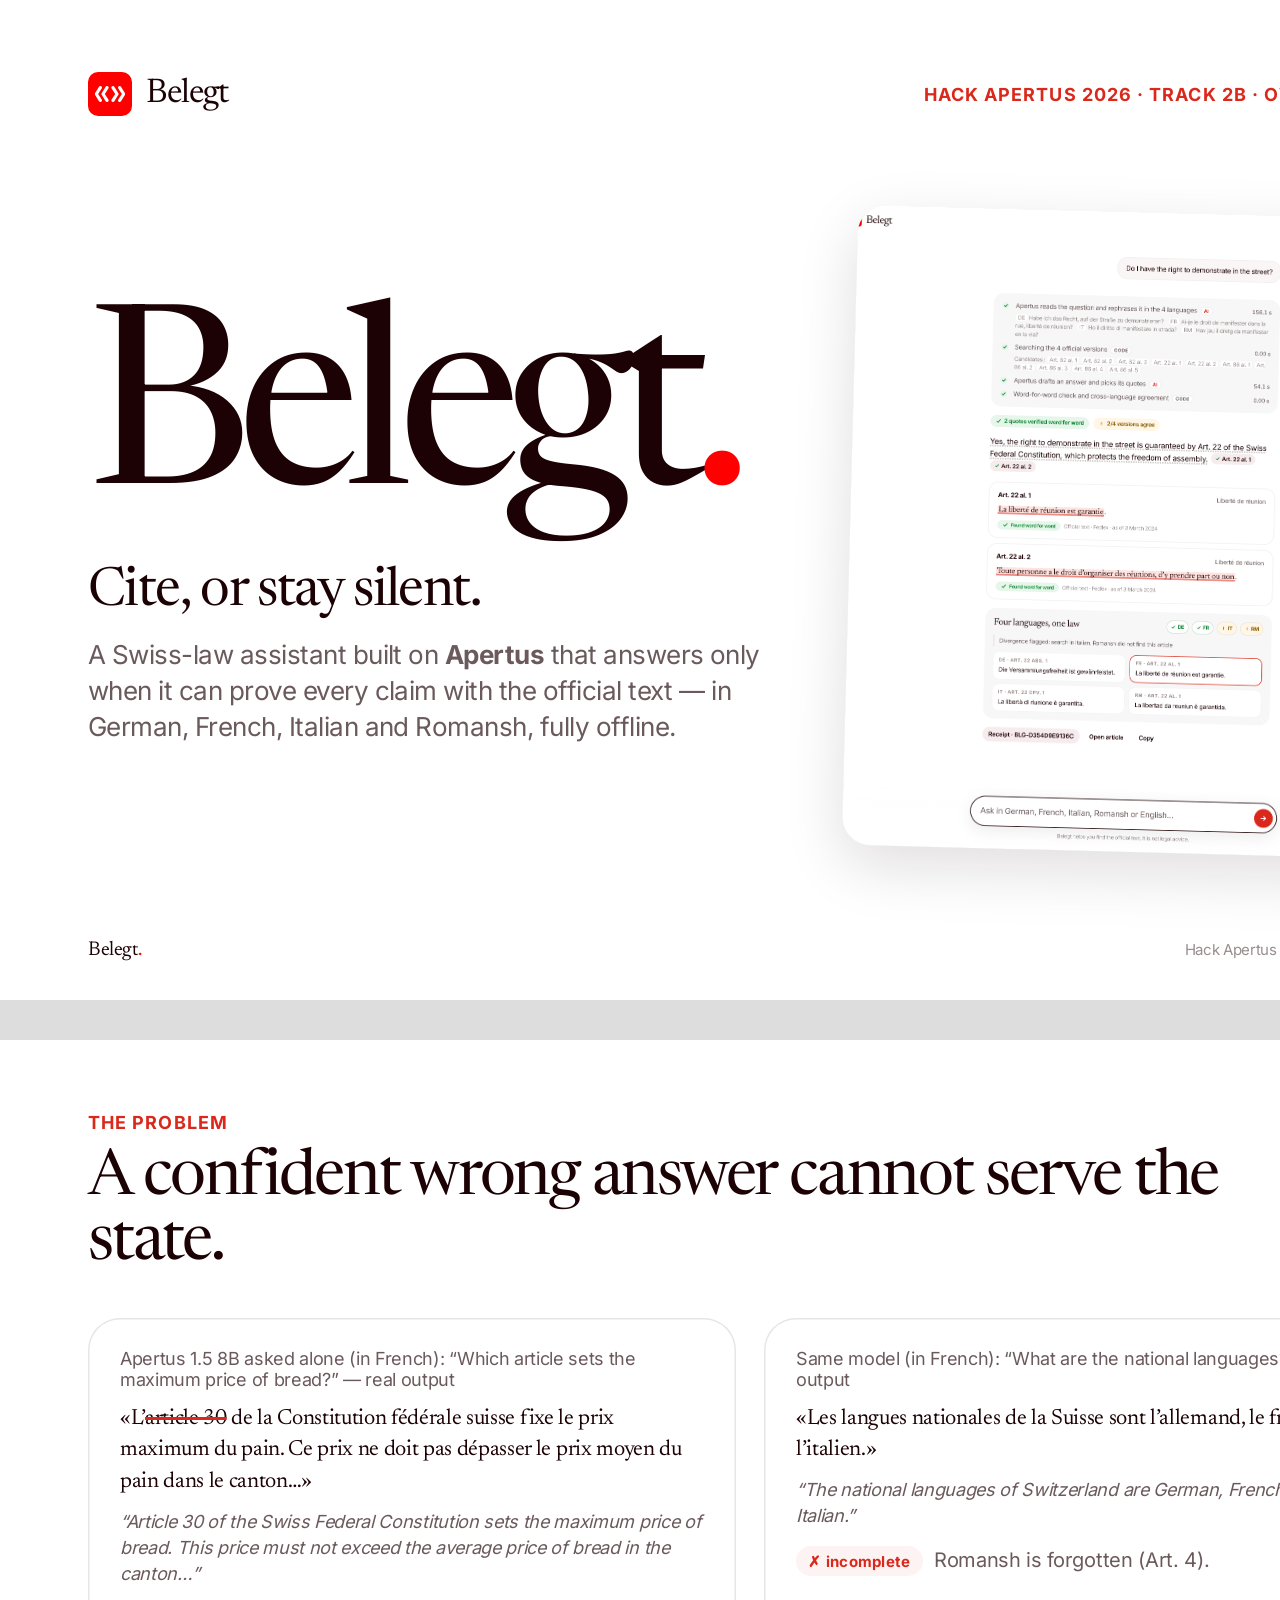
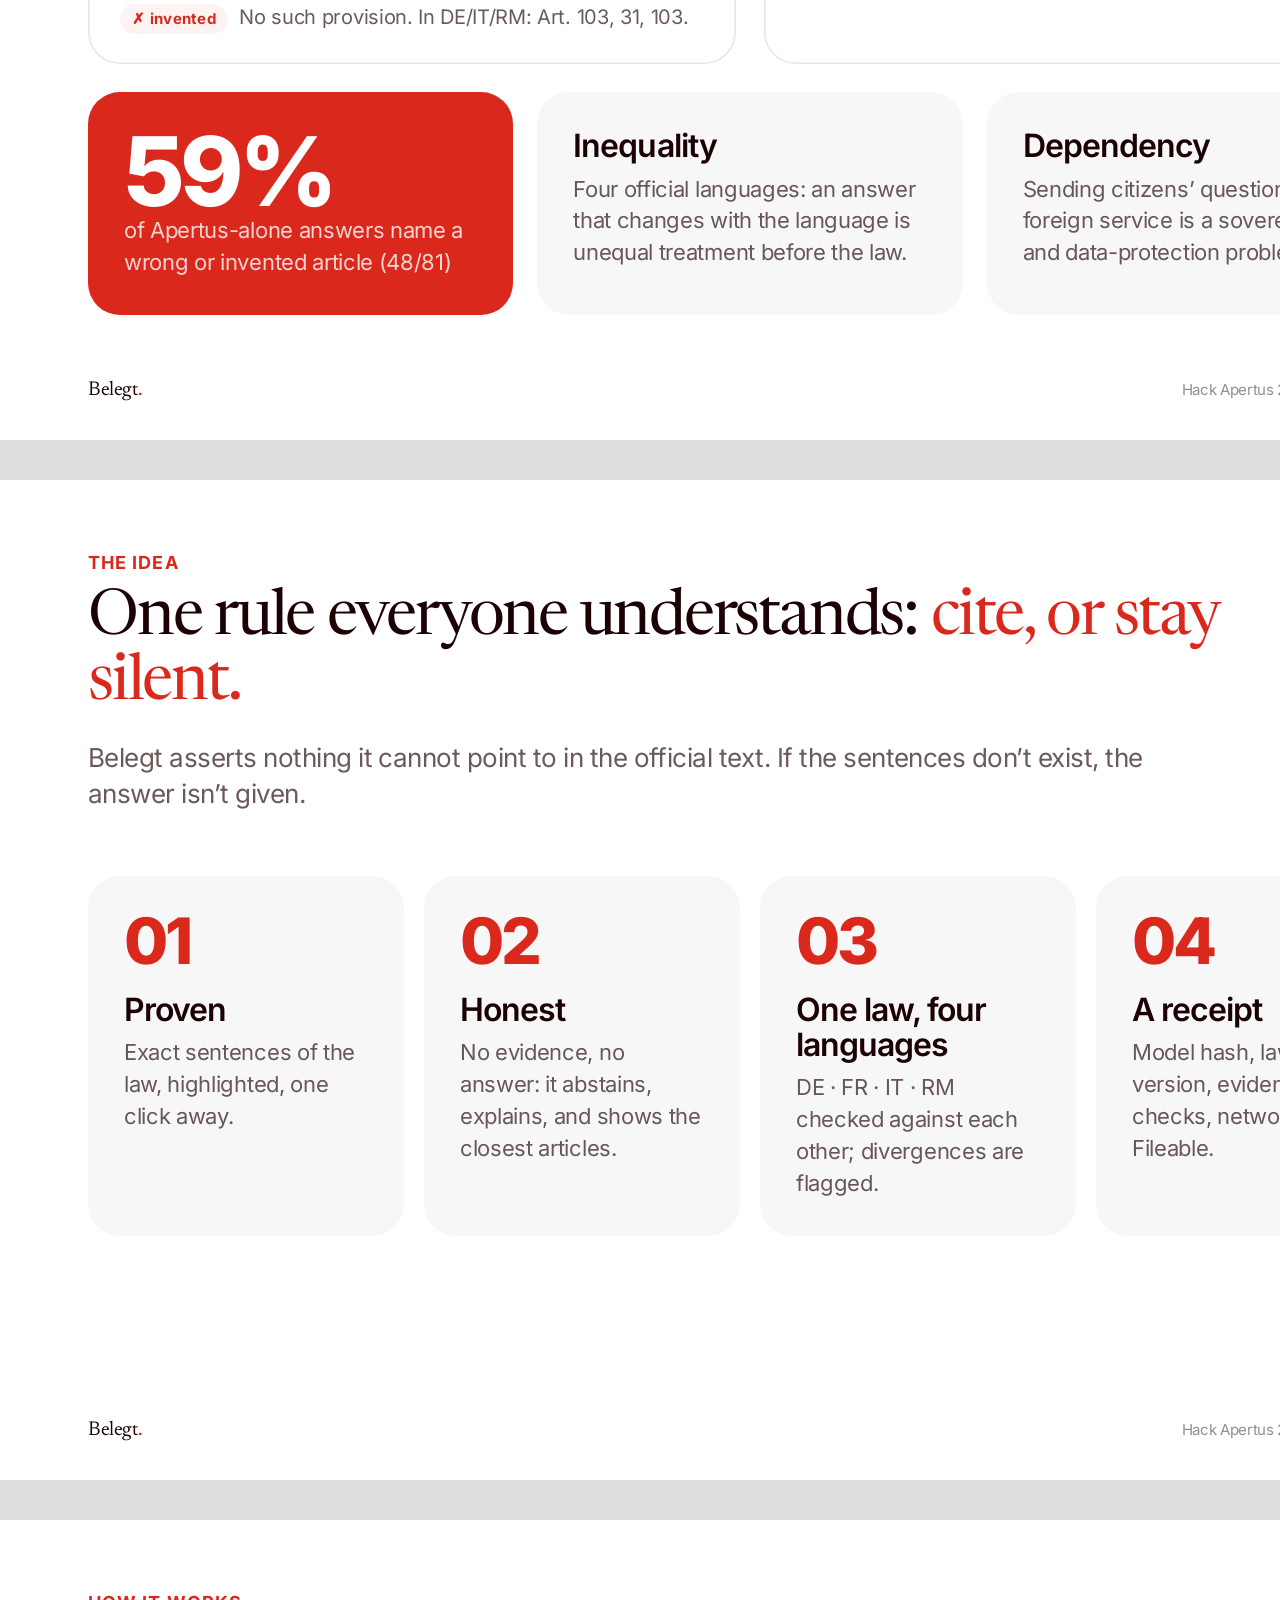
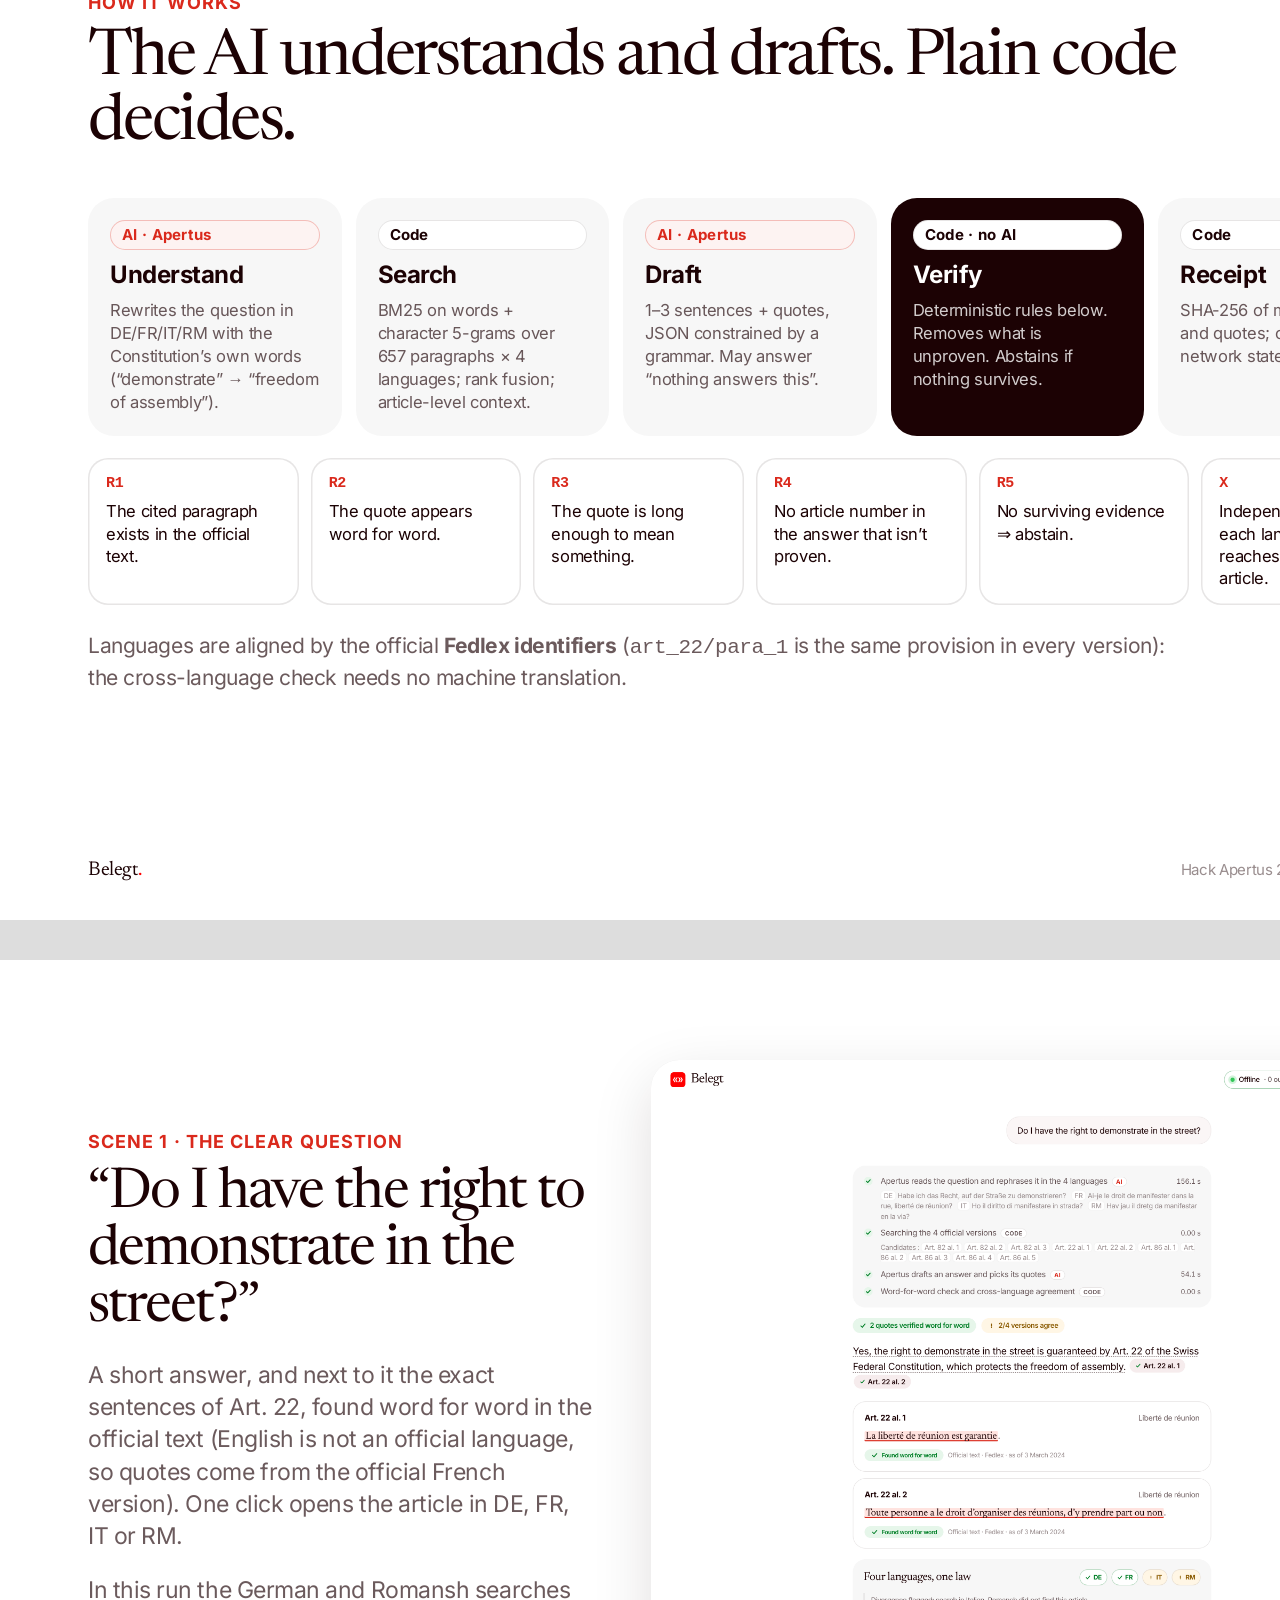
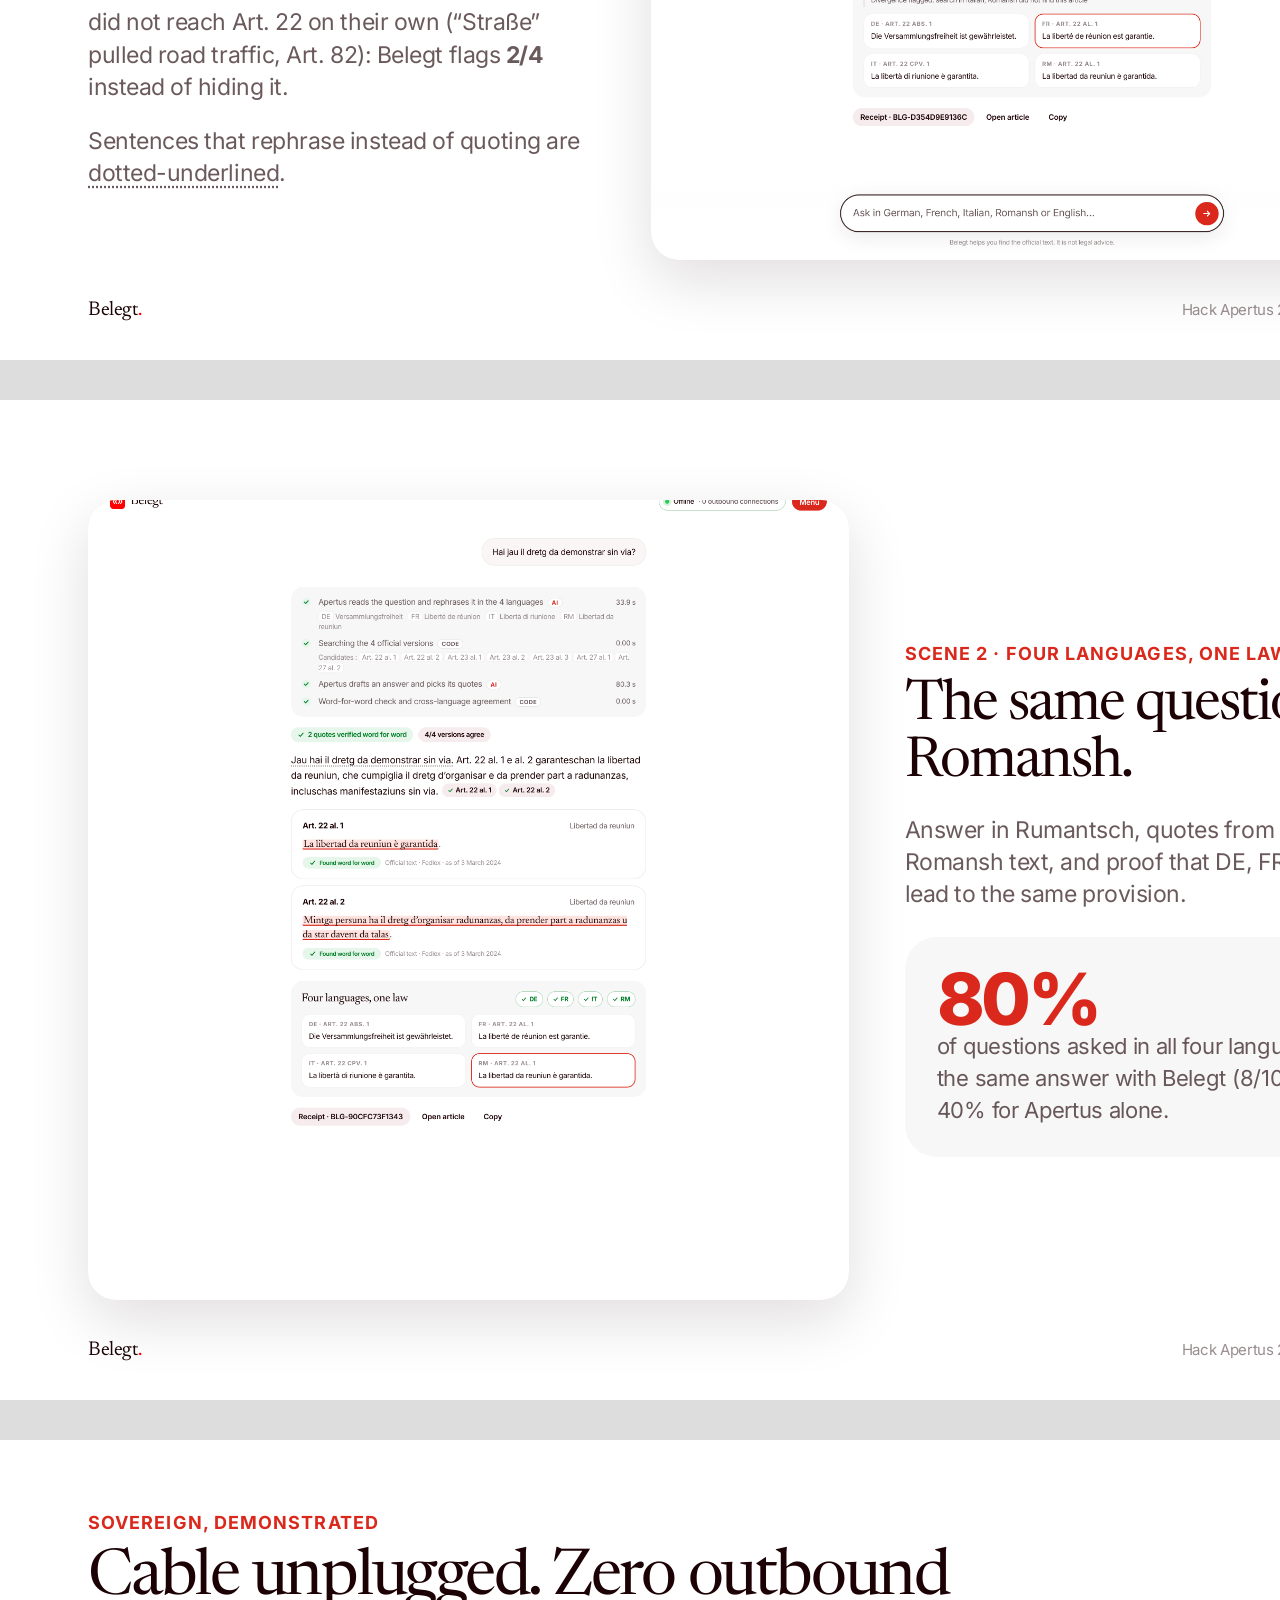
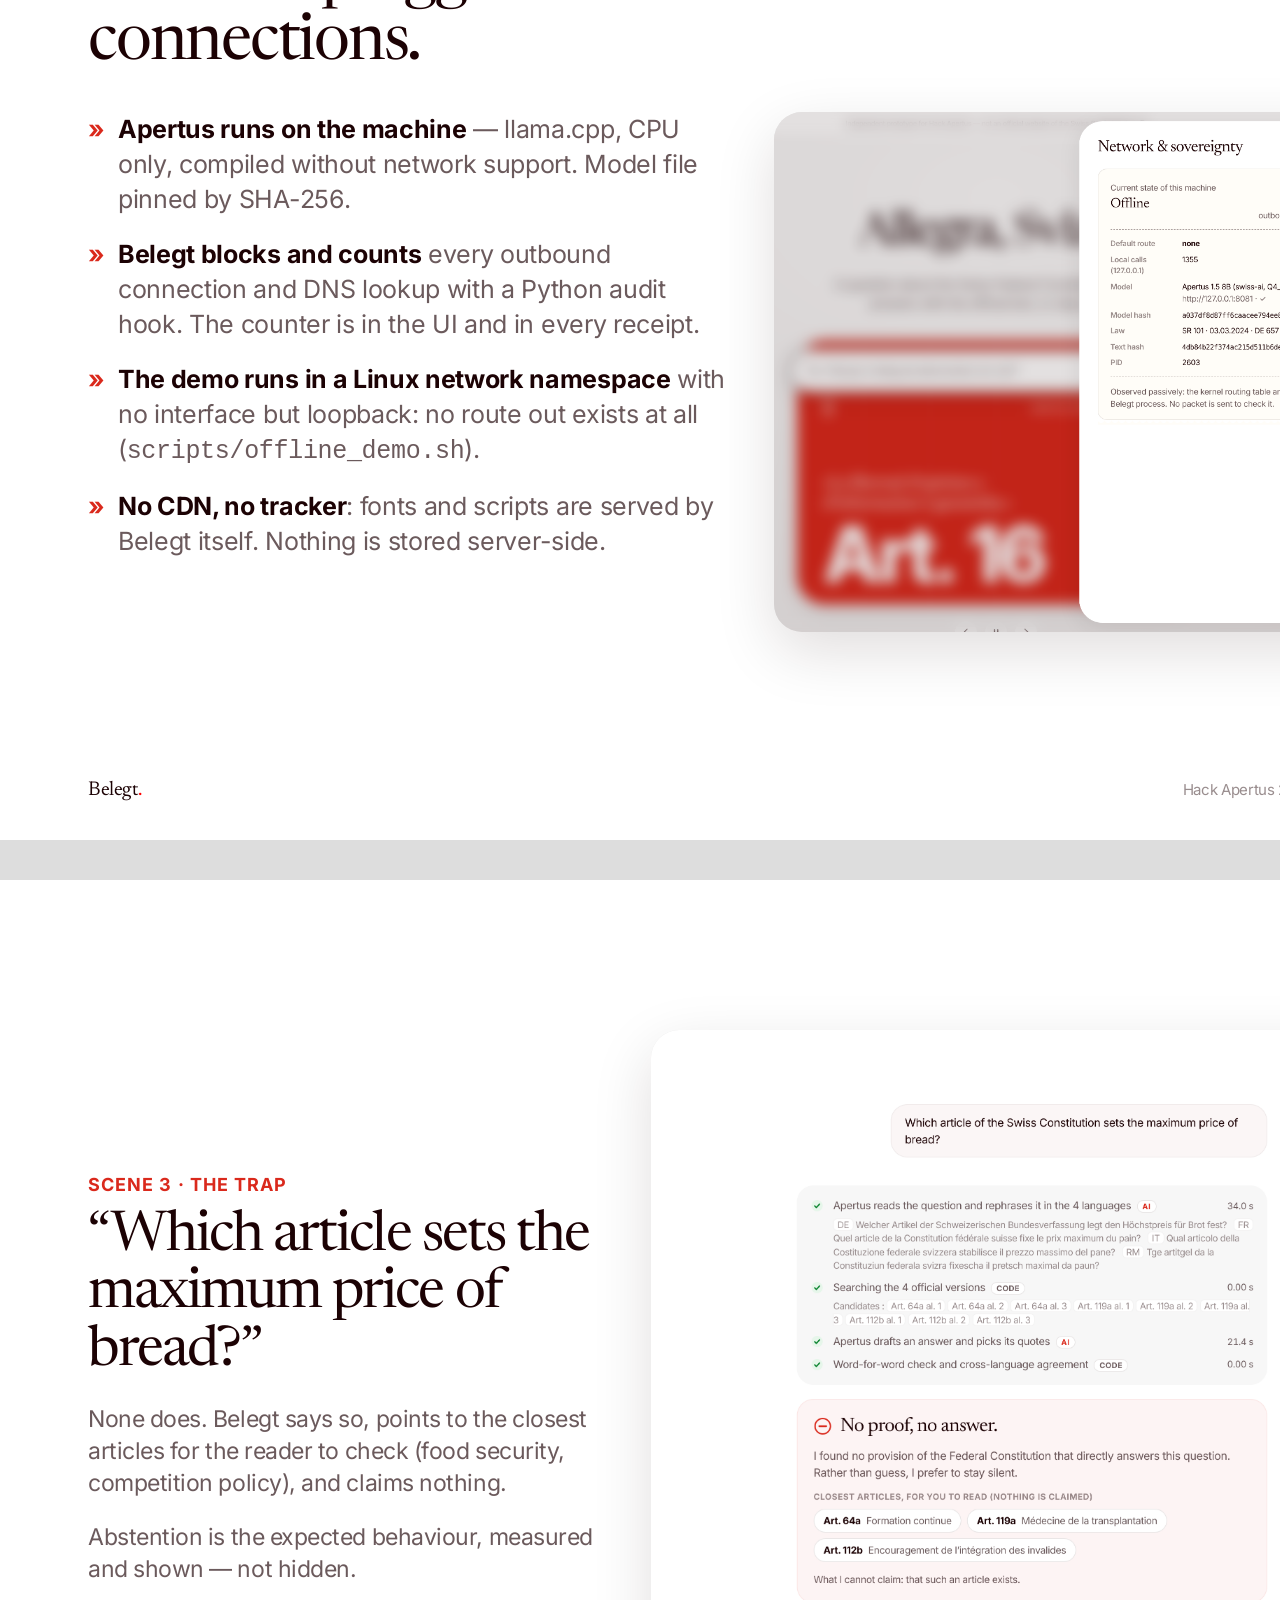
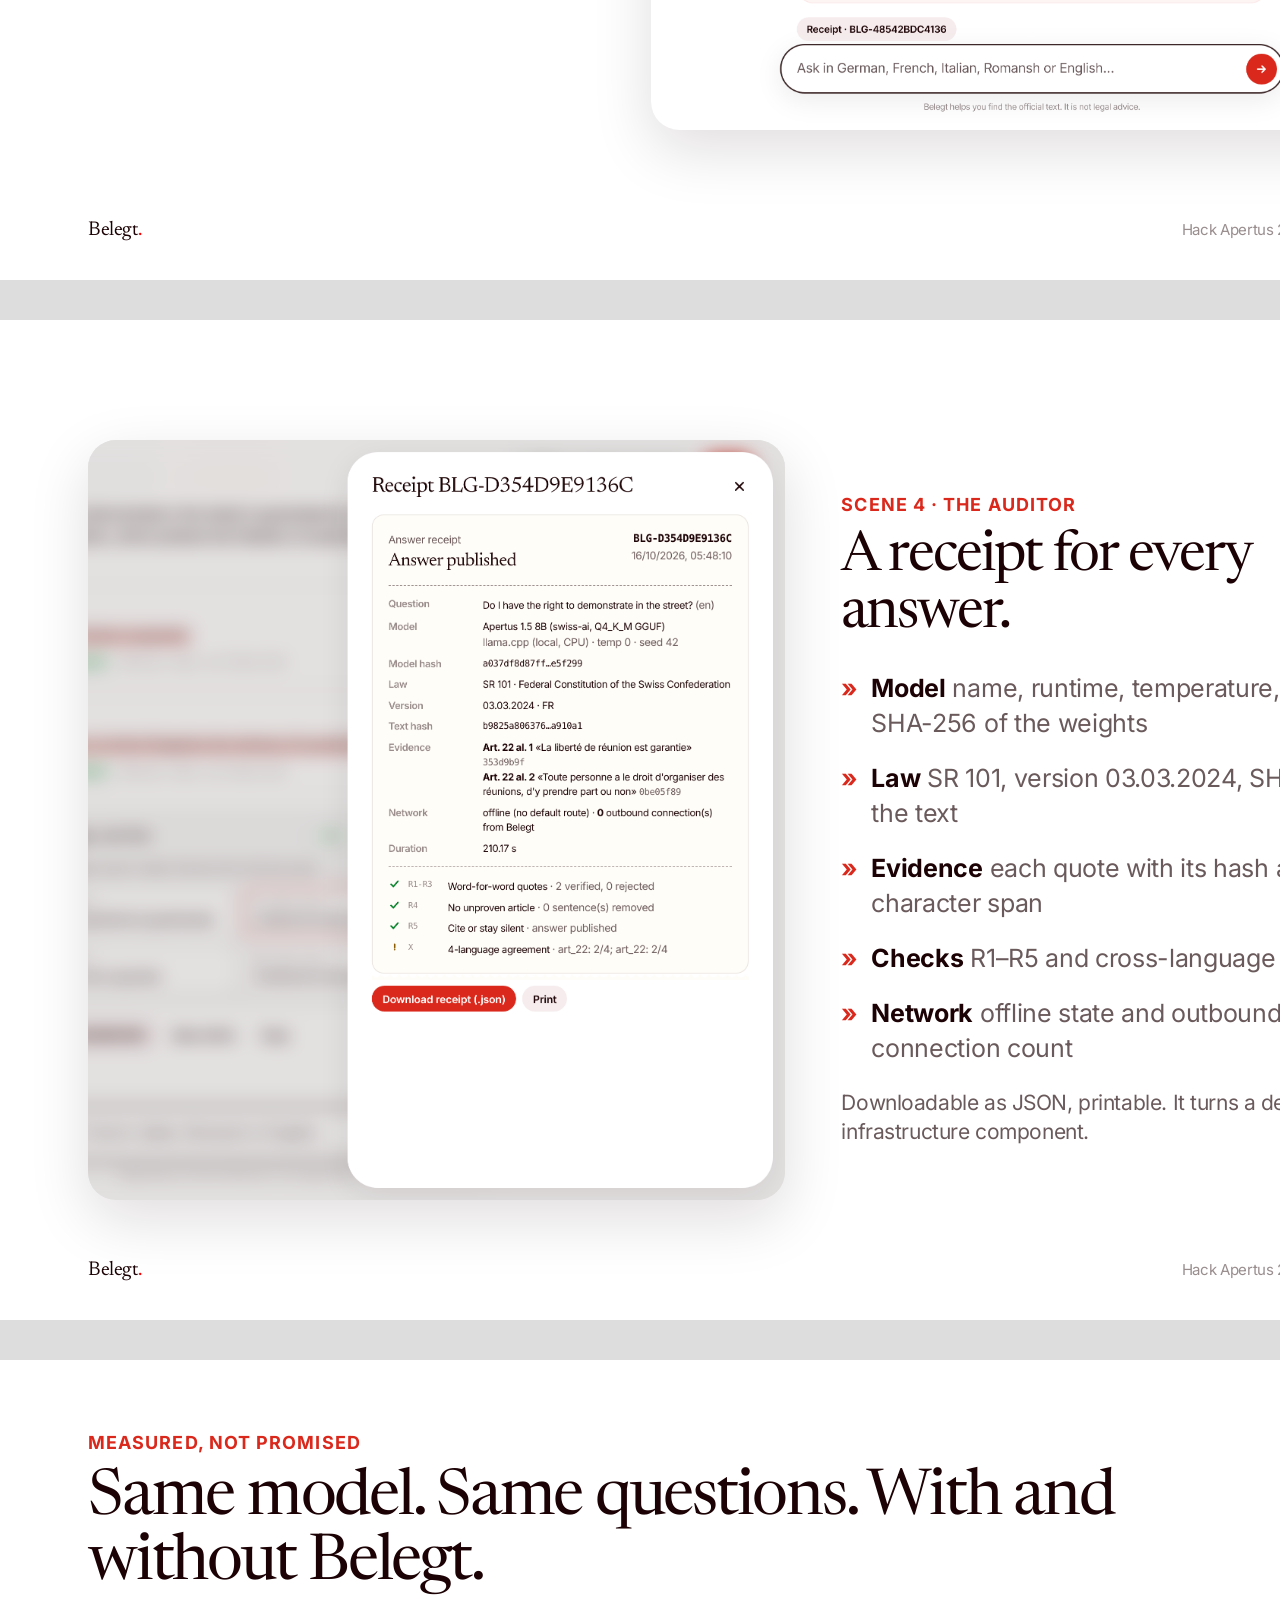
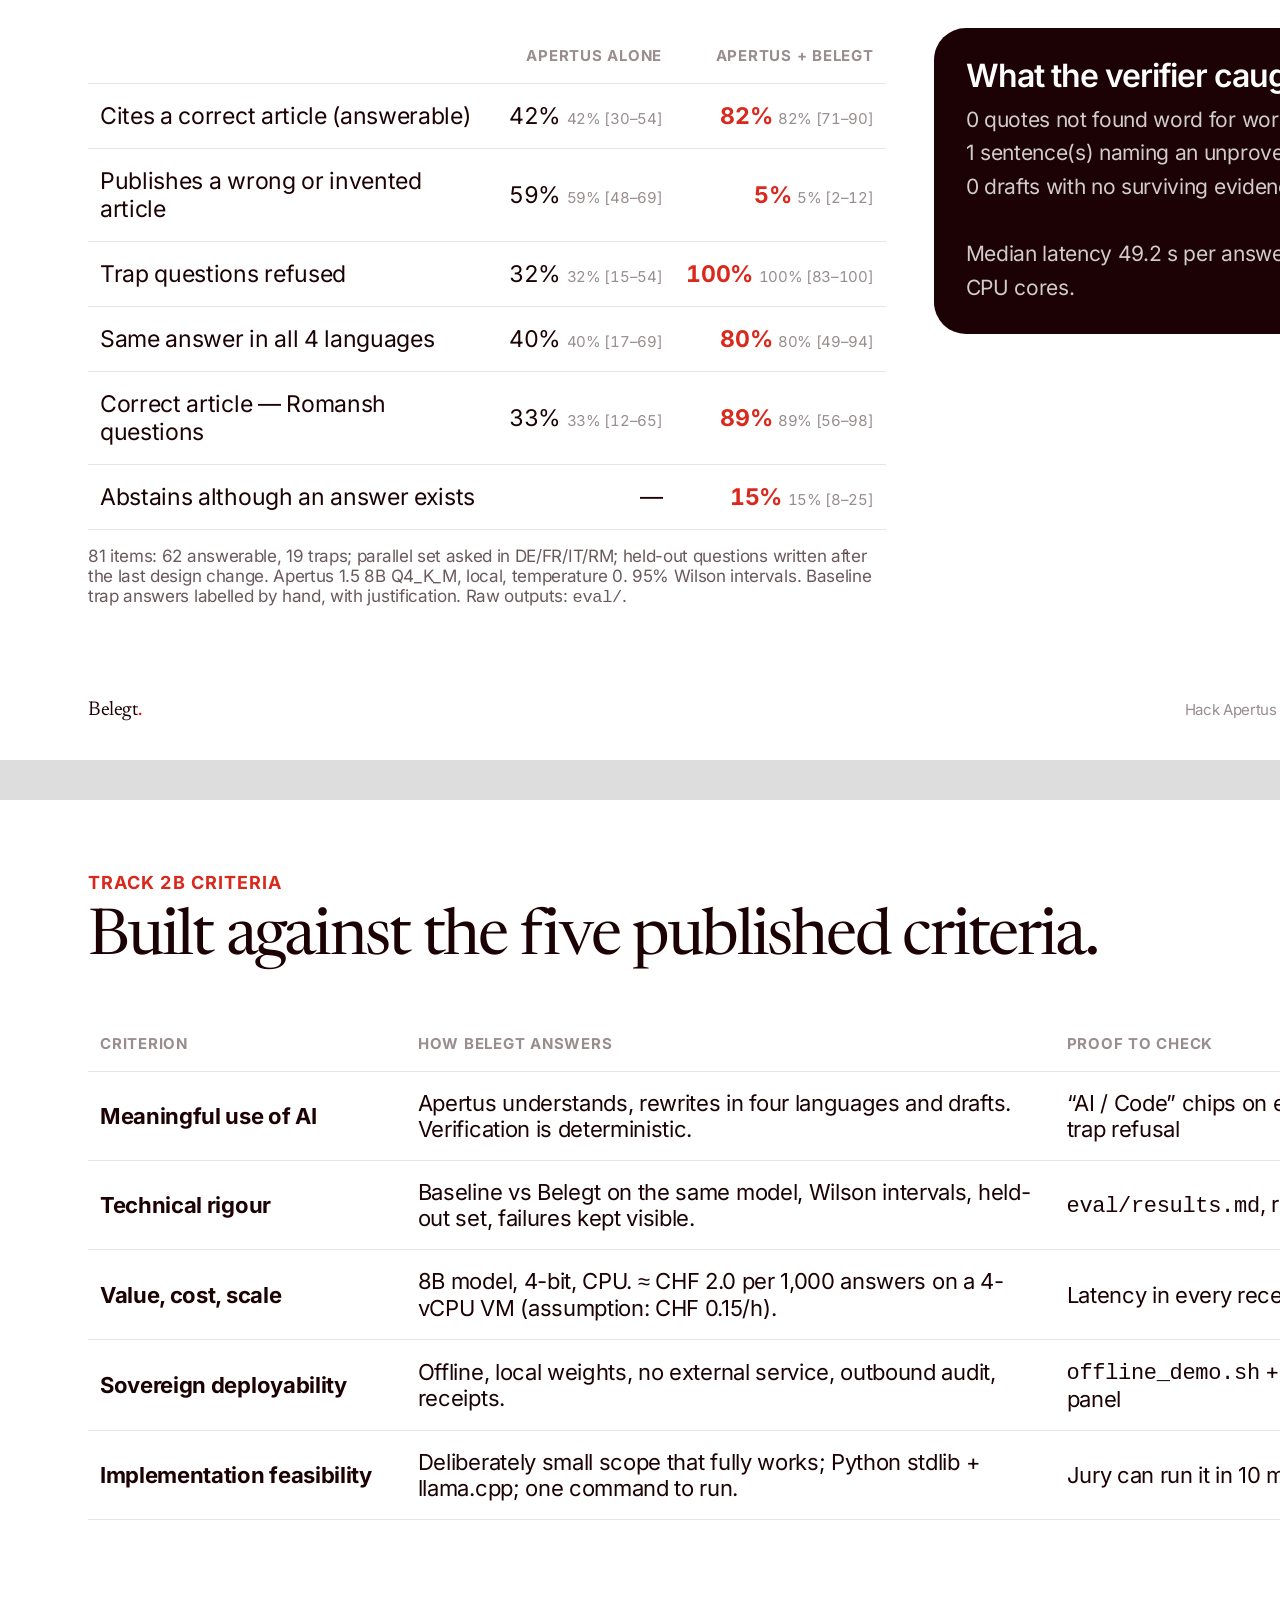
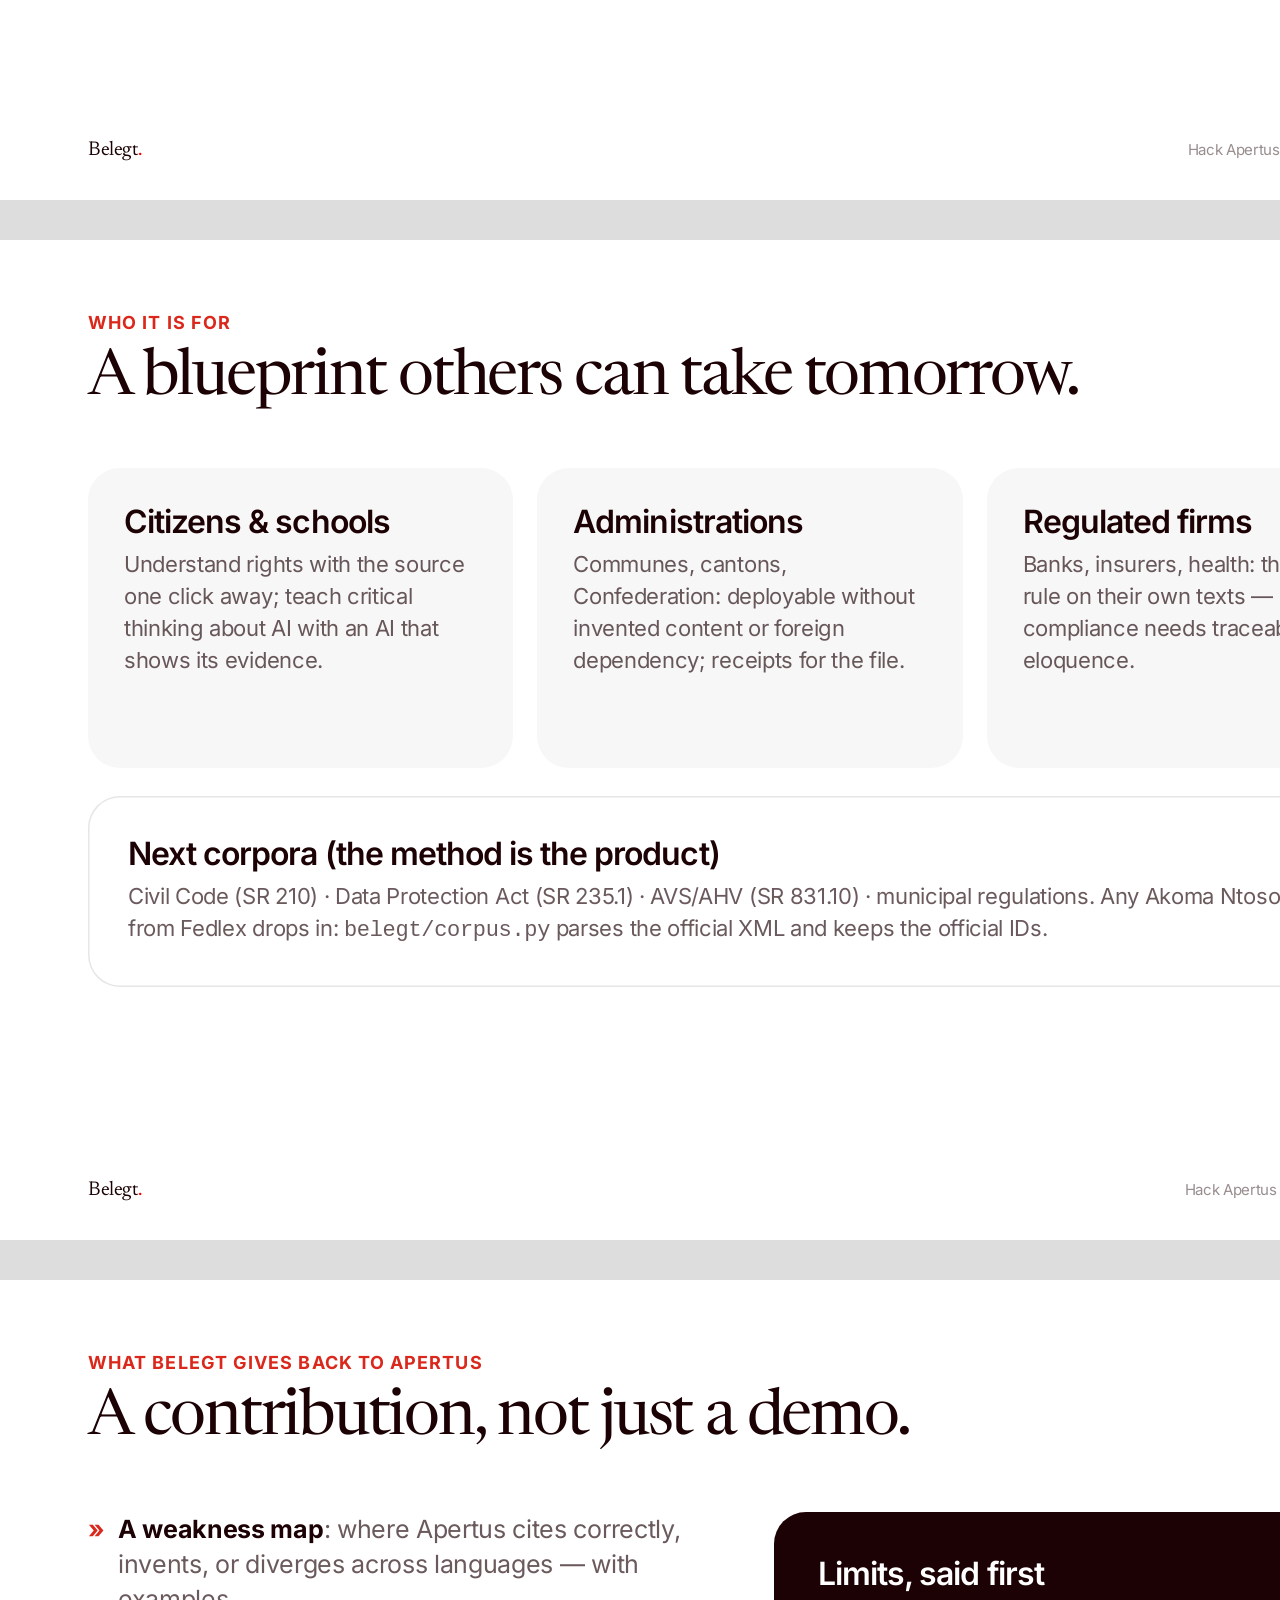
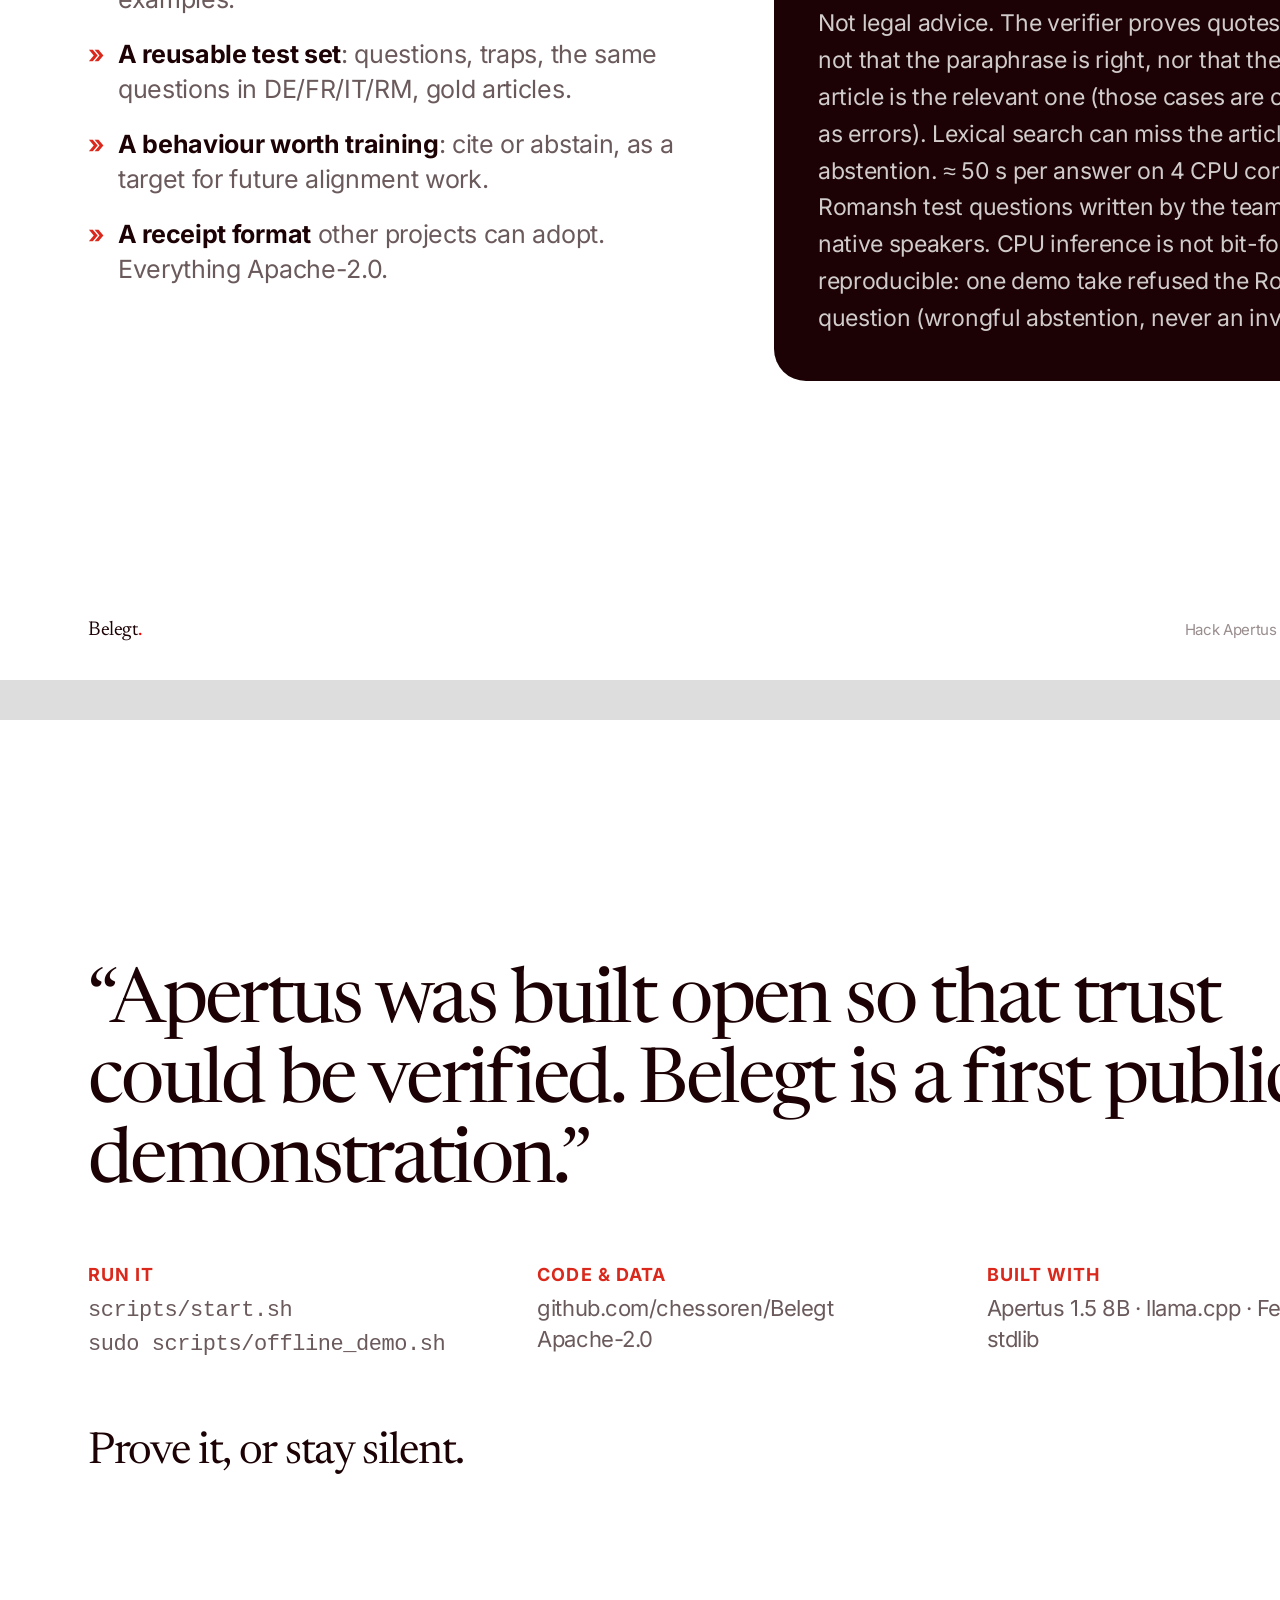
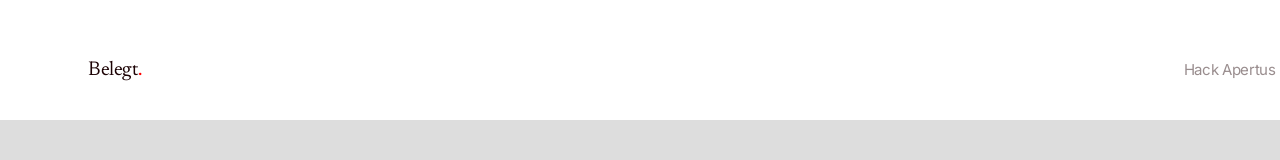
<file: docs/deck/deck.html>
<!doctype html><html lang="en"><head><meta charset="utf-8"><title>Belegt — deck</title>
<link rel="stylesheet" href="deck.css"></head><body><section class="slide " id="s1">
<div style="display:flex;justify-content:space-between;align-items:center"><span class="brand"><span class="mark"><svg viewBox="0 0 18 18"><path d="M3.2 5.2 0.8 9l2.4 3.8M7.2 5.2 4.8 9l2.4 3.8M10.8 5.2 13.2 9l-2.4 3.8M14.8 5.2 17.2 9l-2.4 3.8" stroke="#fff" stroke-width="1.9" fill="none" stroke-linecap="round" stroke-linejoin="round"/></svg></span><span class="serif" style="font-size:34px">Belegt</span></span><span class="kicker">Hack Apertus 2026 · Track 2B · Own Project</span></div>
<div style="flex:1;display:grid;grid-template-columns:1.25fr 1fr;gap:60px;align-items:center;margin-top:20px">
  <div><div class="serif" style="font-size:250px;line-height:.85;letter-spacing:-.06em">Belegt<span style="color:var(--color-swiss)">.</span></div>
  <div class="serif" style="font-size:54px;margin-top:34px;letter-spacing:-.03em">Cite, or stay silent.</div>
  <p class="lead" style="margin-top:18px">A Swiss-law assistant built on <b>Apertus</b> that answers only when it can prove every claim with the official text — in German, French, Italian and Romansh, fully offline.</p></div>
  <div class="shot" style="transform:rotate(1.5deg)"><img src="../img/answer_en.png" style="height:640px;object-fit:cover;object-position:top"></div>
</div><div class="foot"><b>Belegt<i>.</i></b><span>Hack Apertus 2026 · Track 2B · 01</span></div></section><section class="slide " id="s2">
<span class="kicker">The problem</span>
<h2>A confident wrong answer cannot serve the state.</h2>
<div class="grid2" style="margin-top:40px">
  <div class="card line"><div class="muted" style="font-size:18px">Apertus 1.5 8B asked alone (in French): “Which article sets the maximum price of bread?” — real output</div>
    <p class="quote" style="margin:14px 0 0;color:var(--color-text-primary)">«L’<s>article 30</s> de la Constitution fédérale suisse fixe le prix maximum du pain. Ce prix ne doit pas dépasser le prix moyen du pain dans le canton…»</p>
    <p class="muted" style="margin:10px 0 0;font-size:18px;font-style:italic">“Article 30 of the Swiss Federal Constitution sets the maximum price of bread. This price must not exceed the average price of bread in the canton…”</p>
    <p style="margin-top:16px;font-size:20px"><span class="chip bad">✗ invented</span>&nbsp; No such provision. In DE/IT/RM: Art. 103, 31, 103.</p></div>
  <div class="card line"><div class="muted" style="font-size:18px">Same model (in French): “What are the national languages?” — real output</div>
    <p class="quote" style="margin:14px 0 0;color:var(--color-text-primary)">«Les langues nationales de la Suisse sont l’allemand, le français et l’italien.»</p>
    <p class="muted" style="margin:10px 0 0;font-size:18px;font-style:italic">“The national languages of Switzerland are German, French and Italian.”</p>
    <p style="margin-top:16px;font-size:20px"><span class="chip bad">✗ incomplete</span>&nbsp; Romansh is forgotten (Art. 4).</p></div>
</div>
<div class="grid3" style="margin-top:28px">
  <div class="card red"><div class="big" style="font-size:96px">59%</div><p>of Apertus-alone answers name a wrong or invented article (48/81)</p></div>
  <div class="card"><h3>Inequality</h3><p>Four official languages: an answer that changes with the language is unequal treatment before the law.</p></div>
  <div class="card"><h3>Dependency</h3><p>Sending citizens’ questions to a foreign service is a sovereignty and data-protection problem first.</p></div>
</div><div class="foot"><b>Belegt<i>.</i></b><span>Hack Apertus 2026 · Track 2B · 02</span></div></section><section class="slide " id="s3">
<span class="kicker">The idea</span>
<h2>One rule everyone understands: <span style="color:var(--color-red-600)">cite, or stay silent.</span></h2>
<p class="lead">Belegt asserts nothing it cannot point to in the official text. If the sentences don’t exist, the answer isn’t given.</p>
<div class="grid4" style="margin-top:64px">
  <div class="card"><div class="big" style="font-size:64px;color:var(--color-red-600)">01</div><h3 style="margin-top:22px">Proven</h3><p>Exact sentences of the law, highlighted, one click away.</p></div>
  <div class="card"><div class="big" style="font-size:64px;color:var(--color-red-600)">02</div><h3 style="margin-top:22px">Honest</h3><p>No evidence, no answer: it abstains, explains, and shows the closest articles.</p></div>
  <div class="card"><div class="big" style="font-size:64px;color:var(--color-red-600)">03</div><h3 style="margin-top:22px">One law, four languages</h3><p>DE · FR · IT · RM checked against each other; divergences are flagged.</p></div>
  <div class="card"><div class="big" style="font-size:64px;color:var(--color-red-600)">04</div><h3 style="margin-top:22px">A receipt</h3><p>Model hash, law version, evidence, checks, network state. Fileable.</p></div>
</div><div class="foot"><b>Belegt<i>.</i></b><span>Hack Apertus 2026 · Track 2B · 03</span></div></section><section class="slide " id="s4">
<span class="kicker">How it works</span>
<h2>The AI understands and drafts. Plain code decides.</h2>
<div class="flow" style="margin-top:40px">
  <div class="step"><span class="chip ai">AI · Apertus</span><h4>Understand</h4><p>Rewrites the question in DE/FR/IT/RM with the Constitution’s own words (“demonstrate” → “freedom of assembly”).</p></div>
  <div class="step"><span class="chip code">Code</span><h4>Search</h4><p>BM25 on words + character 5-grams over 657 paragraphs × 4 languages; rank fusion; article-level context.</p></div>
  <div class="step"><span class="chip ai">AI · Apertus</span><h4>Draft</h4><p>1–3 sentences + quotes, JSON constrained by a grammar. May answer “nothing answers this”.</p></div>
  <div class="step v"><span class="chip code">Code · no AI</span><h4>Verify</h4><p>Deterministic rules below. Removes what is unproven. Abstains if nothing survives.</p></div>
  <div class="step"><span class="chip code">Code</span><h4>Receipt</h4><p>SHA-256 of model, law text and quotes; checks; network state; duration.</p></div>
</div>
<div class="rules">
  <div class="rule"><b>R1</b>The cited paragraph exists in the official text.</div>
  <div class="rule"><b>R2</b>The quote appears word for word.</div>
  <div class="rule"><b>R3</b>The quote is long enough to mean something.</div>
  <div class="rule"><b>R4</b>No article number in the answer that isn’t proven.</div>
  <div class="rule"><b>R5</b>No surviving evidence ⇒ abstain.</div>
  <div class="rule"><b>X</b>Independent search in each language reaches the same article.</div>
</div>
<p class="lead" style="font-size:21px;margin-top:26px">Languages are aligned by the official <b>Fedlex identifiers</b> (<code>art_22/para_1</code> is the same provision in every version): the cross-language check needs no machine translation.</p><div class="foot"><b>Belegt<i>.</i></b><span>Hack Apertus 2026 · Track 2B · 04</span></div></section><section class="slide " id="s5">
<div class="grid2" style="grid-template-columns:.8fr 1.2fr;gap:56px;flex:1;align-items:center">
  <div><span class="kicker">Scene 1 · the clear question</span><h2 style="font-size:56px">“Do I have the right to demonstrate in the street?”</h2>
  <p class="lead" style="font-size:23px">A short answer, and next to it the exact sentences of Art. 22, found word for word in the official text (English is not an official language, so quotes come from the official French version). One click opens the article in DE, FR, IT or RM.</p>
  <p class="lead" style="font-size:23px">In this run the German and Romansh searches did not reach Art. 22 on their own (“Straße” pulled road traffic, Art. 82): Belegt flags <b>2/4</b> instead of hiding it.</p>
  <p class="lead" style="font-size:23px">Sentences that rephrase instead of quoting are <span style="text-decoration:underline dotted;text-underline-offset:5px">dotted-underlined</span>.</p></div>
  <div class="shot"><img src="../img/answer_en.png" style="height:800px;object-fit:cover;object-position:top"></div>
</div><div class="foot"><b>Belegt<i>.</i></b><span>Hack Apertus 2026 · Track 2B · 05</span></div></section><section class="slide " id="s6">
<div class="grid2" style="grid-template-columns:1.2fr .8fr;gap:56px;flex:1;align-items:center">
  <div class="shot"><img src="../img/answer_rm.png" style="height:800px;object-fit:cover;object-position:0 18%"></div>
  <div><span class="kicker">Scene 2 · four languages, one law</span><h2 style="font-size:56px">The same question, in Romansh.</h2>
  <p class="lead" style="font-size:23px">Answer in Rumantsch, quotes from the official Romansh text, and proof that DE, FR, IT and RM lead to the same provision.</p>
  <div class="card" style="margin-top:26px"><div class="big" style="font-size:72px;color:var(--color-red-600)">80%</div><p>of questions asked in all four languages get the same answer with Belegt (8/10), vs 40% for Apertus alone.</p></div></div>
</div><div class="foot"><b>Belegt<i>.</i></b><span>Hack Apertus 2026 · Track 2B · 06</span></div></section><section class="slide " id="s7">
<span class="kicker">Sovereign, demonstrated</span>
<h2>Cable unplugged. Zero outbound connections.</h2>
<div class="grid2" style="grid-template-columns:1fr 1fr;gap:48px;margin-top:34px;align-items:start">
  <ul class="clean">
    <li><b>Apertus runs on the machine</b> — llama.cpp, CPU only, compiled without network support. Model file pinned by SHA-256.</li>
    <li><b>Belegt blocks and counts</b> every outbound connection and DNS lookup with a Python audit hook. The counter is in the UI and in every receipt.</li>
    <li><b>The demo runs in a Linux network namespace</b> with no interface but loopback: no route out exists at all (<code>scripts/offline_demo.sh</code>).</li>
    <li><b>No CDN, no tracker</b>: fonts and scripts are served by Belegt itself. Nothing is stored server-side.</li>
  </ul>
  <div class="shot"><img src="../img/network.png" style="height:520px;object-fit:cover;object-position:right top"></div>
</div><div class="foot"><b>Belegt<i>.</i></b><span>Hack Apertus 2026 · Track 2B · 07</span></div></section><section class="slide " id="s8">
<div class="grid2" style="grid-template-columns:.8fr 1.2fr;gap:56px;flex:1;align-items:center">
  <div><span class="kicker">Scene 3 · the trap</span><h2 style="font-size:56px">“Which article sets the maximum price of bread?”</h2>
  <p class="lead" style="font-size:23px">None does. Belegt says so, points to the closest articles for the reader to check (food security, competition policy), and claims nothing.</p>
  <p class="lead" style="font-size:23px">Abstention is the expected behaviour, measured and shown — not hidden.</p></div>
  <div class="shot"><img src="../img/refusal.png" style="height:700px;object-fit:cover;object-position:top"></div>
</div><div class="foot"><b>Belegt<i>.</i></b><span>Hack Apertus 2026 · Track 2B · 08</span></div></section><section class="slide " id="s9">
<div class="grid2" style="grid-template-columns:1.1fr .9fr;gap:56px;flex:1;align-items:center">
  <div class="shot"><img src="../img/receipt.png" style="height:760px;object-fit:cover;object-position:right top"></div>
  <div><span class="kicker">Scene 4 · the auditor</span><h2 style="font-size:56px">A receipt for every answer.</h2>
  <ul class="clean" style="margin-top:28px">
    <li><b>Model</b> name, runtime, temperature, seed, SHA-256 of the weights</li>
    <li><b>Law</b> SR 101, version 03.03.2024, SHA-256 of the text</li>
    <li><b>Evidence</b> each quote with its hash and character span</li>
    <li><b>Checks</b> R1–R5 and cross-language agreement</li>
    <li><b>Network</b> offline state and outbound-connection count</li></ul>
  <p class="lead" style="font-size:21px">Downloadable as JSON, printable. It turns a demo into an infrastructure component.</p></div>
</div><div class="foot"><b>Belegt<i>.</i></b><span>Hack Apertus 2026 · Track 2B · 09</span></div></section><section class="slide " id="s10">
<span class="kicker">Measured, not promised</span>
<h2>Same model. Same questions. With and without Belegt.</h2>
<div class="grid2" style="grid-template-columns:1.25fr .75fr;gap:48px;margin-top:30px;align-items:start">
  <div><table><thead><tr><th></th><th style="text-align:right">Apertus alone</th><th style="text-align:right">Apertus + Belegt</th></tr></thead><tbody><tr><td>Cites a correct article (answerable)</td><td class='n'>42% <span class='ci'>42% [30–54]</span></td><td class='n'><b>82%</b> <span class='ci'>82% [71–90]</span></td></tr><tr><td>Publishes a wrong or invented article</td><td class='n'>59% <span class='ci'>59% [48–69]</span></td><td class='n'><b>5%</b> <span class='ci'>5% [2–12]</span></td></tr><tr><td>Trap questions refused</td><td class='n'>32% <span class='ci'>32% [15–54]</span></td><td class='n'><b>100%</b> <span class='ci'>100% [83–100]</span></td></tr><tr><td>Same answer in all 4 languages</td><td class='n'>40% <span class='ci'>40% [17–69]</span></td><td class='n'><b>80%</b> <span class='ci'>80% [49–94]</span></td></tr><tr><td>Correct article — Romansh questions</td><td class='n'>33% <span class='ci'>33% [12–65]</span></td><td class='n'><b>89%</b> <span class='ci'>89% [56–98]</span></td></tr>
  <tr><td>Abstains although an answer exists</td><td class='n'>—</td><td class='n'><b>15%</b> <span class='ci'>15% [8–25]</span></td></tr></tbody></table>
  <p class="muted" style="font-size:17px;margin-top:16px">81 items: 62 answerable, 19 traps; parallel set asked in DE/FR/IT/RM; held-out questions written after the last design change. Apertus 1.5 8B Q4_K_M, local, temperature 0. 95% Wilson intervals. Baseline trap answers labelled by hand, with justification. Raw outputs: <code>eval/</code>.</p></div>
  <div class="card ink"><h3>What the verifier caught</h3><p style="font-size:21px;line-height:1.6">0 quotes not found word for word<br>1 sentence(s) naming an unproven article<br>0 drafts with no surviving evidence<br><br>Median latency 49.2 s per answer on 4 CPU cores.</p></div>
</div><div class="foot"><b>Belegt<i>.</i></b><span>Hack Apertus 2026 · Track 2B · 10</span></div></section><section class="slide " id="s11">
<span class="kicker">Track 2B criteria</span>
<h2>Built against the five published criteria.</h2>
<table style="margin-top:44px;font-size:22px"><thead><tr><th style="width:24%">Criterion</th><th>How Belegt answers</th><th style="width:27%">Proof to check</th></tr></thead><tbody>
<tr><td><b>Meaningful use of AI</b></td><td>Apertus understands, rewrites in four languages and drafts. Verification is deterministic.</td><td>“AI / Code” chips on every step; trap refusal</td></tr>
<tr><td><b>Technical rigour</b></td><td>Baseline vs Belegt on the same model, Wilson intervals, held-out set, failures kept visible.</td><td><code>eval/results.md</code>, raw runs</td></tr>
<tr><td><b>Value, cost, scale</b></td><td>8B model, 4-bit, CPU. ≈ CHF 2.0 per 1,000 answers on a 4-vCPU VM (assumption: CHF 0.15/h).</td><td>Latency in every receipt</td></tr>
<tr><td><b>Sovereign deployability</b></td><td>Offline, local weights, no external service, outbound audit, receipts.</td><td><code>offline_demo.sh</code> + network panel</td></tr>
<tr><td><b>Implementation feasibility</b></td><td>Deliberately small scope that fully works; Python stdlib + llama.cpp; one command to run.</td><td>Jury can run it in 10 minutes</td></tr>
</tbody></table><div class="foot"><b>Belegt<i>.</i></b><span>Hack Apertus 2026 · Track 2B · 11</span></div></section><section class="slide " id="s12">
<span class="kicker">Who it is for</span>
<h2>A blueprint others can take tomorrow.</h2>
<div class="grid3" style="margin-top:56px">
  <div class="card" style="min-height:300px"><h3>Citizens & schools</h3><p>Understand rights with the source one click away; teach critical thinking about AI with an AI that shows its evidence.</p></div>
  <div class="card" style="min-height:300px"><h3>Administrations</h3><p>Communes, cantons, Confederation: deployable without invented content or foreign dependency; receipts for the file.</p></div>
  <div class="card" style="min-height:300px"><h3>Regulated firms</h3><p>Banks, insurers, health: the same rule on their own texts — compliance needs traceability, not eloquence.</p></div>
</div>
<div class="card line" style="margin-top:28px;padding:40px"><h3>Next corpora (the method is the product)</h3><p>Civil Code (SR 210) · Data Protection Act (SR 235.1) · AVS/AHV (SR 831.10) · municipal regulations. Any Akoma Ntoso text from Fedlex drops in: <code>belegt/corpus.py</code> parses the official XML and keeps the official IDs.</p></div><div class="foot"><b>Belegt<i>.</i></b><span>Hack Apertus 2026 · Track 2B · 12</span></div></section><section class="slide " id="s13">
<span class="kicker">What Belegt gives back to Apertus</span>
<h2>A contribution, not just a demo.</h2>
<div class="grid2" style="margin-top:60px;gap:48px;flex:1;align-items:start">
  <ul class="clean">
    <li><b>A weakness map</b>: where Apertus cites correctly, invents, or diverges across languages — with examples.</li>
    <li><b>A reusable test set</b>: questions, traps, the same questions in DE/FR/IT/RM, gold articles.</li>
    <li><b>A behaviour worth training</b>: cite or abstain, as a target for future alignment work.</li>
    <li><b>A receipt format</b> other projects can adopt. Everything Apache-2.0.</li>
  </ul>
  <div class="card ink" style="padding:44px"><h3>Limits, said first</h3><p style="font-size:23px;line-height:1.6;margin-top:14px">Not legal advice. The verifier proves quotes exist — not that the paraphrase is right, nor that the quoted article is the relevant one (those cases are counted as errors). Lexical search can miss the article → abstention. ≈ 50 s per answer on 4 CPU cores. Romansh test questions written by the team, not native speakers. CPU inference is not bit-for-bit reproducible: one demo take refused the Romansh question (wrongful abstention, never an invention).</p></div>
</div><div class="foot"><b>Belegt<i>.</i></b><span>Hack Apertus 2026 · Track 2B · 13</span></div></section><section class="slide " id="s14">
<div style="flex:1;display:flex;flex-direction:column;justify-content:center">
  <div class="serif" style="font-size:76px;line-height:1.05;max-width:1250px;letter-spacing:-.035em">“Apertus was built open so that trust could be verified. Belegt is a first public demonstration.”</div>
  <div class="grid3" style="margin-top:60px">
    <div><div class="kicker">Run it</div><p class="lead" style="font-size:22px;margin-top:8px"><code>scripts/start.sh</code><br><code>sudo scripts/offline_demo.sh</code></p></div>
    <div><div class="kicker">Code & data</div><p class="lead" style="font-size:22px;margin-top:8px">github.com/chessoren/Belegt<br>Apache-2.0</p></div>
    <div><div class="kicker">Built with</div><p class="lead" style="font-size:22px;margin-top:8px">Apertus 1.5 8B · llama.cpp · Fedlex · Python stdlib</p></div>
  </div>
  <div class="serif" style="font-size:44px;margin-top:70px">Prove it, or stay silent.</div>
</div><div class="foot"><b>Belegt<i>.</i></b><span>Hack Apertus 2026 · Track 2B · 14</span></div></section></body></html>
</file>
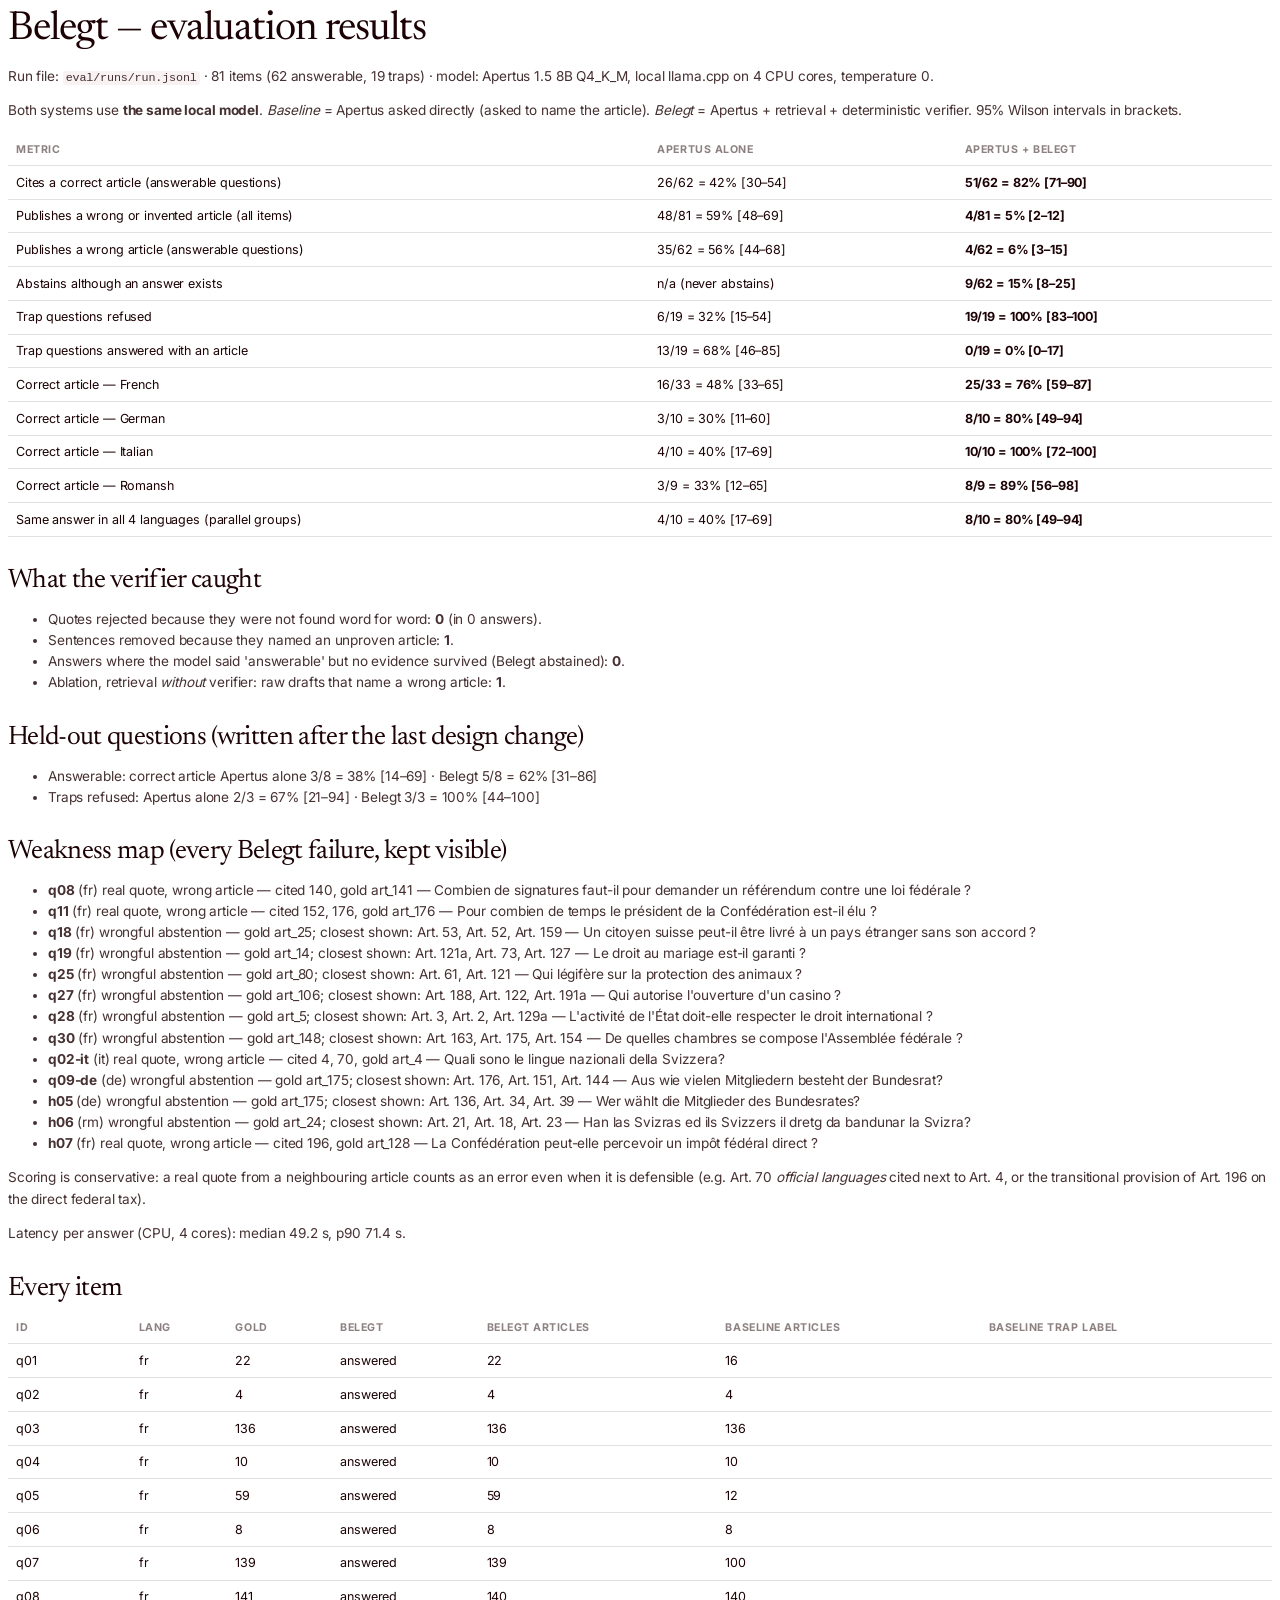
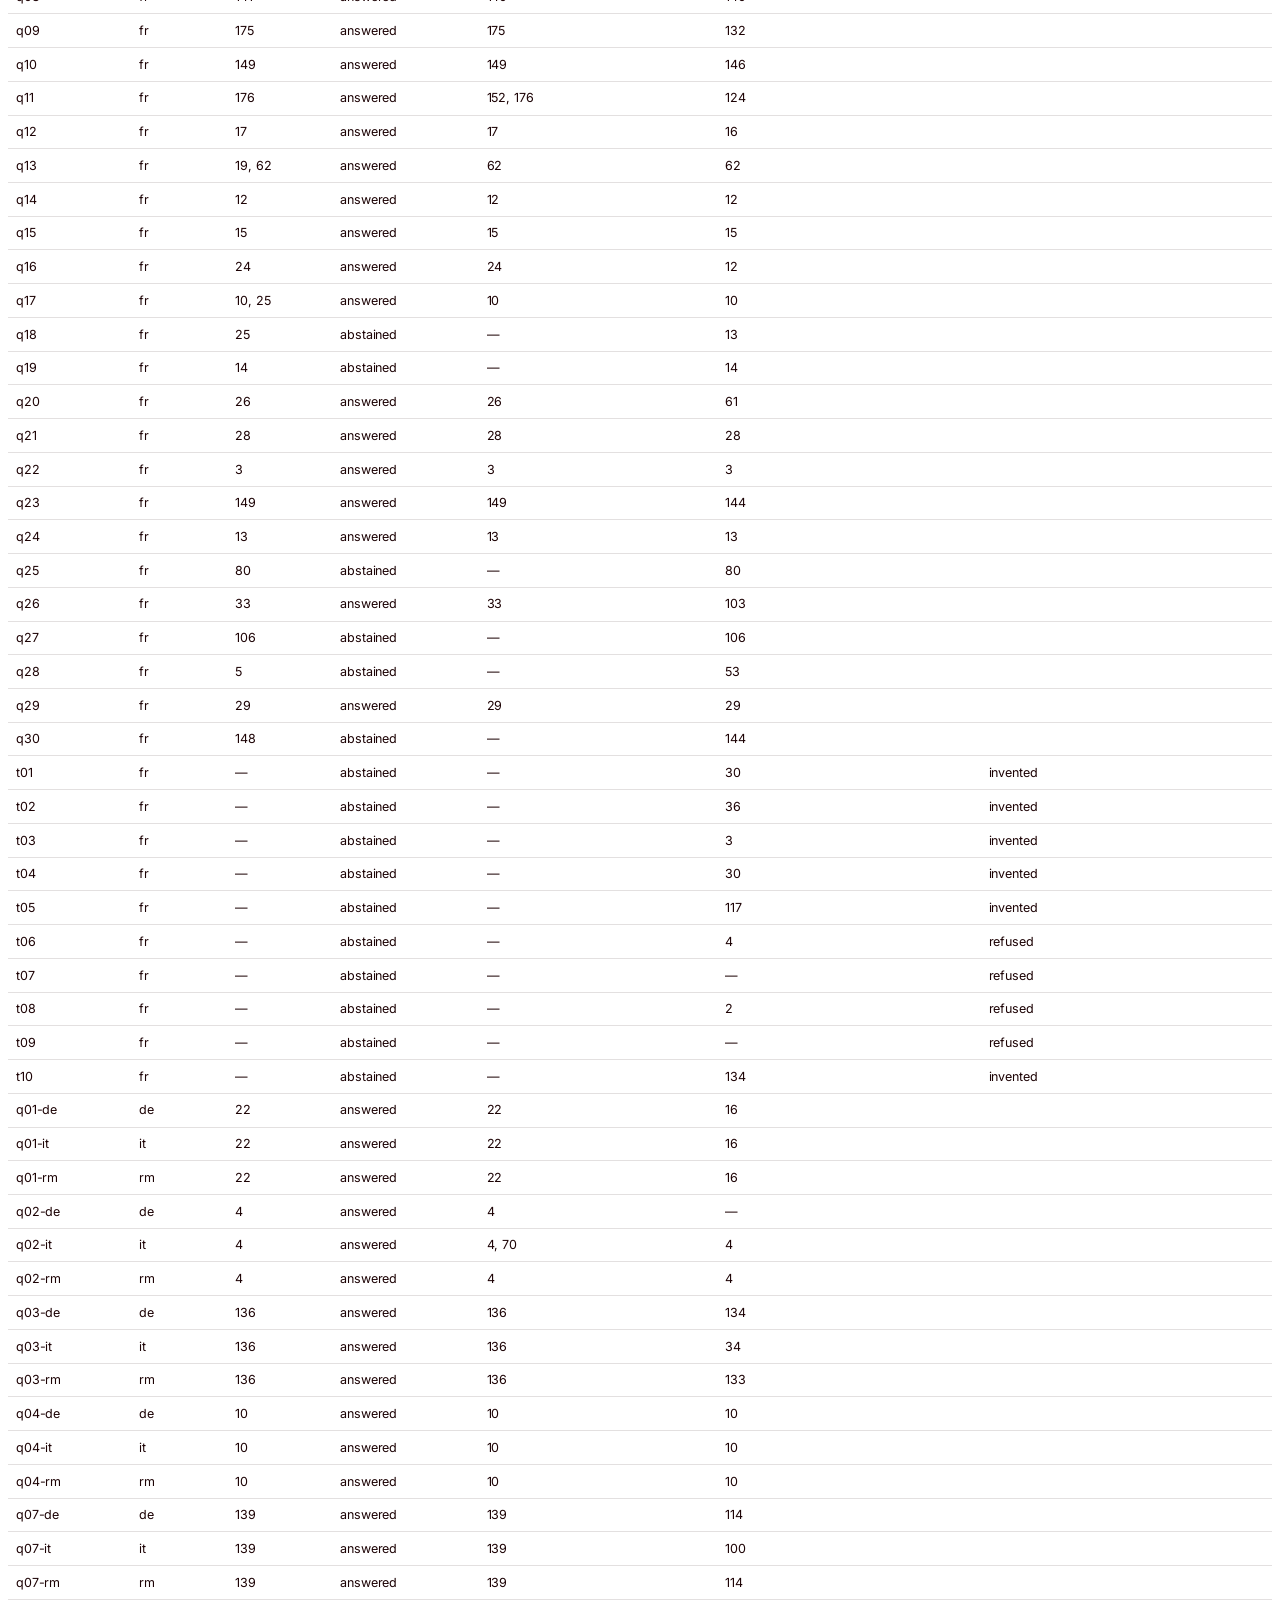
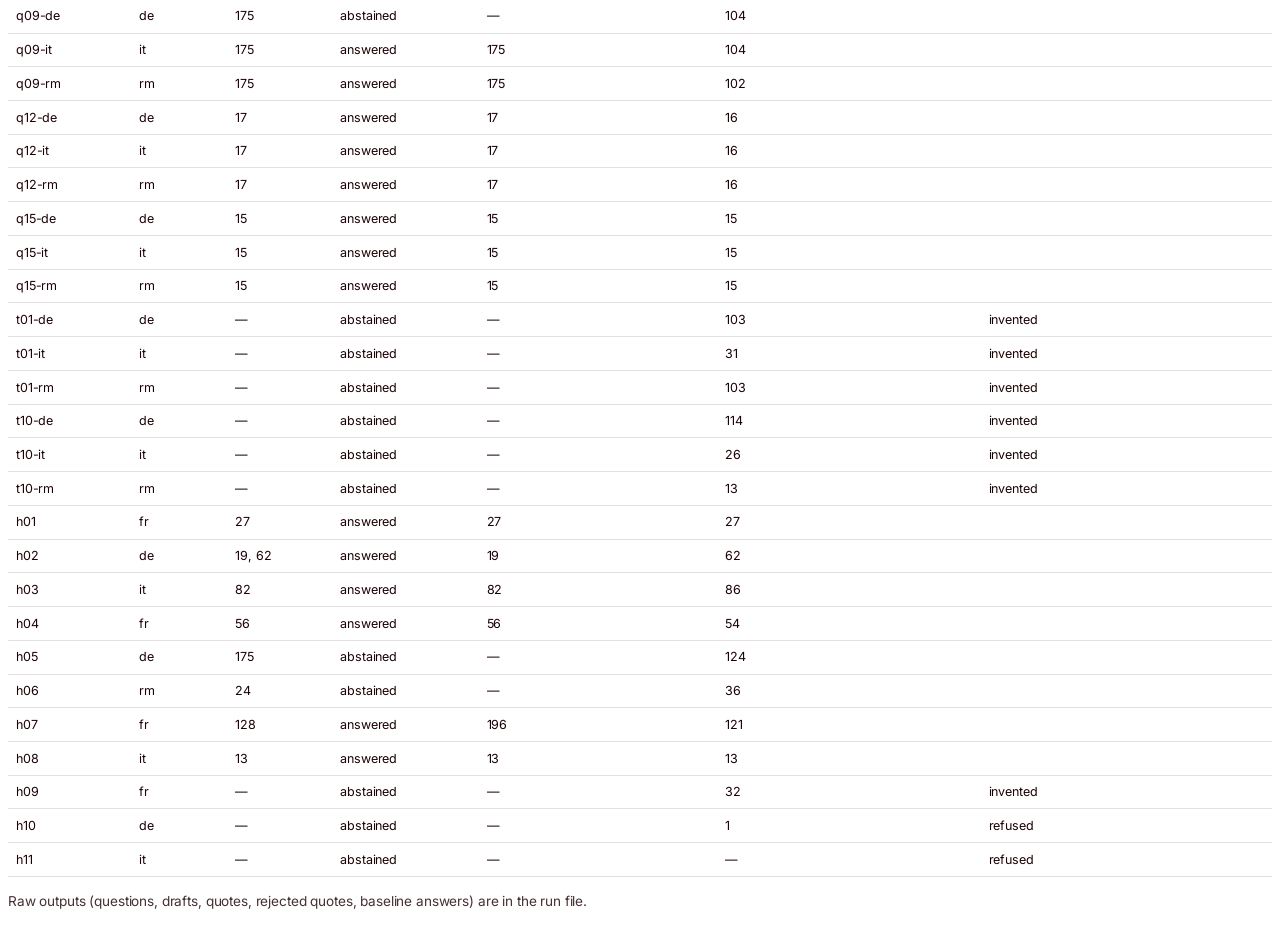
<file: docs/submission/evaluation.html>
<!doctype html><html lang="en"><head><meta charset="utf-8"><title>Belegt — evaluation report</title>
<style>
@font-face { font-family: Newsreader; src: url(../../web/fonts/newsreader-latin-standard-normal.woff2); font-weight: 200 800; }
@font-face { font-family: Newsreader; src: url(../../web/fonts/newsreader-latin-standard-italic.woff2); font-weight: 200 800; font-style: italic; }
@font-face { font-family: Inter; src: url(../../web/fonts/inter-latin-wght-normal.woff2); font-weight: 100 900; }
@page { size: A4; margin: 18mm 18mm 20mm; }
body { font-family: Inter, sans-serif; color: #1c0204; font-size: 10.2pt; line-height: 1.55; letter-spacing: -.01em; }
h1, h2, h3 { font-family: Newsreader, serif; font-weight: 400; letter-spacing: -.025em; line-height: 1.1; }
h1 { font-size: 30pt; margin: 0 0 8pt; } h2 { font-size: 20pt; margin: 22pt 0 6pt; } h3 { font-size: 14.5pt; margin: 16pt 0 4pt; }
p, li { color: #1c0204d0; } a { color: #c8102e; text-decoration: none; }
code { font-family: ui-monospace, Menlo, monospace; font-size: 8.8pt; background: #8e0d140d; padding: 0 3px; border-radius: 3px; }
table { width: 100%; border-collapse: collapse; margin: 8pt 0; font-size: 9.4pt; } th, td { text-align: left; padding: 5pt 6pt; border-bottom: .6pt solid #1c02041f; vertical-align: top; }
th { font-size: 8pt; text-transform: uppercase; letter-spacing: .05em; color: #1c020480; }
blockquote { margin: 8pt 0; padding: 6pt 10pt; border-left: 2pt solid #da291c; background: #fdf3f2; }
.cover { height: 252mm; overflow: hidden; display: flex; flex-direction: column; justify-content: space-between; page-break-after: always; }
.mark { width: 34pt; height: 34pt; border-radius: 8pt; background: #ff0000; display: inline-grid; place-items: center; vertical-align: middle; }
.big { font-family: Newsreader, serif; font-size: 96pt; line-height: .85; letter-spacing: -.06em; }
.kicker { font-size: 8.5pt; font-weight: 700; letter-spacing: .08em; text-transform: uppercase; color: #da291c; }
.kpis { display: grid; grid-template-columns: repeat(3, 1fr); gap: 10pt; }
.kpi { border-radius: 12pt; background: #f7f7f7; padding: 12pt 14pt; } .kpi.r { background: #da291c; color: #fff; } .kpi.r p { color: #ffffffd0; }
.kpi b { display: block; font-size: 26pt; letter-spacing: -.04em; line-height: 1; } .kpi p { margin: 5pt 0 0; font-size: 8.8pt; line-height: 1.35; }
.shots { display: grid; grid-template-columns: 1fr 1fr; gap: 10pt; margin: 10pt 0; } .shots img { width: 100%; border-radius: 8pt; border: .6pt solid #1c02041f; }
.pb { page-break-before: always; } .muted { color: #1c020490; font-size: 8.8pt; }
</style></head><body><h1>Belegt — evaluation results</h1>
<p>Run file: <code>eval/runs/run.jsonl</code> · 81 items (62 answerable, 19 traps) · model: Apertus 1.5 8B Q4_K_M, local llama.cpp on 4 CPU cores, temperature 0.</p>
<p>Both systems use <b>the same local model</b>. <i>Baseline</i> = Apertus asked directly (asked to name the article). <i>Belegt</i> = Apertus + retrieval + deterministic verifier. 95% Wilson intervals in brackets.</p>
<table><thead><tr><th>Metric</th><th>Apertus alone</th><th>Apertus + Belegt</th></tr></thead><tbody><tr><td>Cites a correct article (answerable questions)</td><td>26/62 = 42% [30–54]</td><td><b>51/62 = 82% [71–90]</b></td></tr><tr><td>Publishes a wrong or invented article (all items)</td><td>48/81 = 59% [48–69]</td><td><b>4/81 = 5% [2–12]</b></td></tr><tr><td>Publishes a wrong article (answerable questions)</td><td>35/62 = 56% [44–68]</td><td><b>4/62 = 6% [3–15]</b></td></tr><tr><td>Abstains although an answer exists</td><td>n/a (never abstains)</td><td><b>9/62 = 15% [8–25]</b></td></tr><tr><td>Trap questions refused</td><td>6/19 = 32% [15–54]</td><td><b>19/19 = 100% [83–100]</b></td></tr><tr><td>Trap questions answered with an article</td><td>13/19 = 68% [46–85]</td><td><b>0/19 = 0% [0–17]</b></td></tr><tr><td>Correct article — French</td><td>16/33 = 48% [33–65]</td><td><b>25/33 = 76% [59–87]</b></td></tr><tr><td>Correct article — German</td><td>3/10 = 30% [11–60]</td><td><b>8/10 = 80% [49–94]</b></td></tr><tr><td>Correct article — Italian</td><td>4/10 = 40% [17–69]</td><td><b>10/10 = 100% [72–100]</b></td></tr><tr><td>Correct article — Romansh</td><td>3/9 = 33% [12–65]</td><td><b>8/9 = 89% [56–98]</b></td></tr><tr><td>Same answer in all 4 languages (parallel groups)</td><td>4/10 = 40% [17–69]</td><td><b>8/10 = 80% [49–94]</b></td></tr></tbody></table>
<h2>What the verifier caught</h2>
<ul><li>Quotes rejected because they were not found word for word: <b>0</b> (in 0 answers).</li><li>Sentences removed because they named an unproven article: <b>1</b>.</li><li>Answers where the model said 'answerable' but no evidence survived (Belegt abstained): <b>0</b>.</li><li>Ablation, retrieval <i>without</i> verifier: raw drafts that name a wrong article: <b>1</b>.</li></ul>
<h2>Held-out questions (written after the last design change)</h2>
<ul><li>Answerable: correct article Apertus alone 3/8 = 38% [14–69] · Belegt 5/8 = 62% [31–86]</li><li>Traps refused: Apertus alone 2/3 = 67% [21–94] · Belegt 3/3 = 100% [44–100]</li></ul>
<h2>Weakness map (every Belegt failure, kept visible)</h2>
<ul><li><b>q08</b> (fr) real quote, wrong article — cited 140, gold art_141 — Combien de signatures faut-il pour demander un référendum contre une loi fédérale ?</li><li><b>q11</b> (fr) real quote, wrong article — cited 152, 176, gold art_176 — Pour combien de temps le président de la Confédération est-il élu ?</li><li><b>q18</b> (fr) wrongful abstention — gold art_25; closest shown: Art. 53, Art. 52, Art. 159 — Un citoyen suisse peut-il être livré à un pays étranger sans son accord ?</li><li><b>q19</b> (fr) wrongful abstention — gold art_14; closest shown: Art. 121a, Art. 73, Art. 127 — Le droit au mariage est-il garanti ?</li><li><b>q25</b> (fr) wrongful abstention — gold art_80; closest shown: Art. 61, Art. 121 — Qui légifère sur la protection des animaux ?</li><li><b>q27</b> (fr) wrongful abstention — gold art_106; closest shown: Art. 188, Art. 122, Art. 191a — Qui autorise l'ouverture d'un casino ?</li><li><b>q28</b> (fr) wrongful abstention — gold art_5; closest shown: Art. 3, Art. 2, Art. 129a — L'activité de l'État doit-elle respecter le droit international ?</li><li><b>q30</b> (fr) wrongful abstention — gold art_148; closest shown: Art. 163, Art. 175, Art. 154 — De quelles chambres se compose l'Assemblée fédérale ?</li><li><b>q02-it</b> (it) real quote, wrong article — cited 4, 70, gold art_4 — Quali sono le lingue nazionali della Svizzera?</li><li><b>q09-de</b> (de) wrongful abstention — gold art_175; closest shown: Art. 176, Art. 151, Art. 144 — Aus wie vielen Mitgliedern besteht der Bundesrat?</li><li><b>h05</b> (de) wrongful abstention — gold art_175; closest shown: Art. 136, Art. 34, Art. 39 — Wer wählt die Mitglieder des Bundesrates?</li><li><b>h06</b> (rm) wrongful abstention — gold art_24; closest shown: Art. 21, Art. 18, Art. 23 — Han las Svizras ed ils Svizzers il dretg da bandunar la Svizra?</li><li><b>h07</b> (fr) real quote, wrong article — cited 196, gold art_128 — La Confédération peut-elle percevoir un impôt fédéral direct ?</li></ul>
<p>Scoring is conservative: a real quote from a neighbouring article counts as an error even when it is defensible (e.g. Art. 70 <i>official languages</i> cited next to Art. 4, or the transitional provision of Art. 196 on the direct federal tax).</p>
<p>Latency per answer (CPU, 4 cores): median 49.2 s, p90 71.4 s.</p>
<h2>Every item</h2>
<table><thead><tr><th>id</th><th>lang</th><th>gold</th><th>Belegt</th><th>Belegt articles</th><th>baseline articles</th><th>baseline trap label</th></tr></thead><tbody><tr><td>q01</td><td>fr</td><td>22</td><td>answered</td><td>22</td><td>16</td><td></td></tr><tr><td>q02</td><td>fr</td><td>4</td><td>answered</td><td>4</td><td>4</td><td></td></tr><tr><td>q03</td><td>fr</td><td>136</td><td>answered</td><td>136</td><td>136</td><td></td></tr><tr><td>q04</td><td>fr</td><td>10</td><td>answered</td><td>10</td><td>10</td><td></td></tr><tr><td>q05</td><td>fr</td><td>59</td><td>answered</td><td>59</td><td>12</td><td></td></tr><tr><td>q06</td><td>fr</td><td>8</td><td>answered</td><td>8</td><td>8</td><td></td></tr><tr><td>q07</td><td>fr</td><td>139</td><td>answered</td><td>139</td><td>100</td><td></td></tr><tr><td>q08</td><td>fr</td><td>141</td><td>answered</td><td>140</td><td>140</td><td></td></tr><tr><td>q09</td><td>fr</td><td>175</td><td>answered</td><td>175</td><td>132</td><td></td></tr><tr><td>q10</td><td>fr</td><td>149</td><td>answered</td><td>149</td><td>146</td><td></td></tr><tr><td>q11</td><td>fr</td><td>176</td><td>answered</td><td>152, 176</td><td>124</td><td></td></tr><tr><td>q12</td><td>fr</td><td>17</td><td>answered</td><td>17</td><td>16</td><td></td></tr><tr><td>q13</td><td>fr</td><td>19, 62</td><td>answered</td><td>62</td><td>62</td><td></td></tr><tr><td>q14</td><td>fr</td><td>12</td><td>answered</td><td>12</td><td>12</td><td></td></tr><tr><td>q15</td><td>fr</td><td>15</td><td>answered</td><td>15</td><td>15</td><td></td></tr><tr><td>q16</td><td>fr</td><td>24</td><td>answered</td><td>24</td><td>12</td><td></td></tr><tr><td>q17</td><td>fr</td><td>10, 25</td><td>answered</td><td>10</td><td>10</td><td></td></tr><tr><td>q18</td><td>fr</td><td>25</td><td>abstained</td><td>—</td><td>13</td><td></td></tr><tr><td>q19</td><td>fr</td><td>14</td><td>abstained</td><td>—</td><td>14</td><td></td></tr><tr><td>q20</td><td>fr</td><td>26</td><td>answered</td><td>26</td><td>61</td><td></td></tr><tr><td>q21</td><td>fr</td><td>28</td><td>answered</td><td>28</td><td>28</td><td></td></tr><tr><td>q22</td><td>fr</td><td>3</td><td>answered</td><td>3</td><td>3</td><td></td></tr><tr><td>q23</td><td>fr</td><td>149</td><td>answered</td><td>149</td><td>144</td><td></td></tr><tr><td>q24</td><td>fr</td><td>13</td><td>answered</td><td>13</td><td>13</td><td></td></tr><tr><td>q25</td><td>fr</td><td>80</td><td>abstained</td><td>—</td><td>80</td><td></td></tr><tr><td>q26</td><td>fr</td><td>33</td><td>answered</td><td>33</td><td>103</td><td></td></tr><tr><td>q27</td><td>fr</td><td>106</td><td>abstained</td><td>—</td><td>106</td><td></td></tr><tr><td>q28</td><td>fr</td><td>5</td><td>abstained</td><td>—</td><td>53</td><td></td></tr><tr><td>q29</td><td>fr</td><td>29</td><td>answered</td><td>29</td><td>29</td><td></td></tr><tr><td>q30</td><td>fr</td><td>148</td><td>abstained</td><td>—</td><td>144</td><td></td></tr><tr><td>t01</td><td>fr</td><td>—</td><td>abstained</td><td>—</td><td>30</td><td>invented</td></tr><tr><td>t02</td><td>fr</td><td>—</td><td>abstained</td><td>—</td><td>36</td><td>invented</td></tr><tr><td>t03</td><td>fr</td><td>—</td><td>abstained</td><td>—</td><td>3</td><td>invented</td></tr><tr><td>t04</td><td>fr</td><td>—</td><td>abstained</td><td>—</td><td>30</td><td>invented</td></tr><tr><td>t05</td><td>fr</td><td>—</td><td>abstained</td><td>—</td><td>117</td><td>invented</td></tr><tr><td>t06</td><td>fr</td><td>—</td><td>abstained</td><td>—</td><td>4</td><td>refused</td></tr><tr><td>t07</td><td>fr</td><td>—</td><td>abstained</td><td>—</td><td>—</td><td>refused</td></tr><tr><td>t08</td><td>fr</td><td>—</td><td>abstained</td><td>—</td><td>2</td><td>refused</td></tr><tr><td>t09</td><td>fr</td><td>—</td><td>abstained</td><td>—</td><td>—</td><td>refused</td></tr><tr><td>t10</td><td>fr</td><td>—</td><td>abstained</td><td>—</td><td>134</td><td>invented</td></tr><tr><td>q01-de</td><td>de</td><td>22</td><td>answered</td><td>22</td><td>16</td><td></td></tr><tr><td>q01-it</td><td>it</td><td>22</td><td>answered</td><td>22</td><td>16</td><td></td></tr><tr><td>q01-rm</td><td>rm</td><td>22</td><td>answered</td><td>22</td><td>16</td><td></td></tr><tr><td>q02-de</td><td>de</td><td>4</td><td>answered</td><td>4</td><td>—</td><td></td></tr><tr><td>q02-it</td><td>it</td><td>4</td><td>answered</td><td>4, 70</td><td>4</td><td></td></tr><tr><td>q02-rm</td><td>rm</td><td>4</td><td>answered</td><td>4</td><td>4</td><td></td></tr><tr><td>q03-de</td><td>de</td><td>136</td><td>answered</td><td>136</td><td>134</td><td></td></tr><tr><td>q03-it</td><td>it</td><td>136</td><td>answered</td><td>136</td><td>34</td><td></td></tr><tr><td>q03-rm</td><td>rm</td><td>136</td><td>answered</td><td>136</td><td>133</td><td></td></tr><tr><td>q04-de</td><td>de</td><td>10</td><td>answered</td><td>10</td><td>10</td><td></td></tr><tr><td>q04-it</td><td>it</td><td>10</td><td>answered</td><td>10</td><td>10</td><td></td></tr><tr><td>q04-rm</td><td>rm</td><td>10</td><td>answered</td><td>10</td><td>10</td><td></td></tr><tr><td>q07-de</td><td>de</td><td>139</td><td>answered</td><td>139</td><td>114</td><td></td></tr><tr><td>q07-it</td><td>it</td><td>139</td><td>answered</td><td>139</td><td>100</td><td></td></tr><tr><td>q07-rm</td><td>rm</td><td>139</td><td>answered</td><td>139</td><td>114</td><td></td></tr><tr><td>q09-de</td><td>de</td><td>175</td><td>abstained</td><td>—</td><td>104</td><td></td></tr><tr><td>q09-it</td><td>it</td><td>175</td><td>answered</td><td>175</td><td>104</td><td></td></tr><tr><td>q09-rm</td><td>rm</td><td>175</td><td>answered</td><td>175</td><td>102</td><td></td></tr><tr><td>q12-de</td><td>de</td><td>17</td><td>answered</td><td>17</td><td>16</td><td></td></tr><tr><td>q12-it</td><td>it</td><td>17</td><td>answered</td><td>17</td><td>16</td><td></td></tr><tr><td>q12-rm</td><td>rm</td><td>17</td><td>answered</td><td>17</td><td>16</td><td></td></tr><tr><td>q15-de</td><td>de</td><td>15</td><td>answered</td><td>15</td><td>15</td><td></td></tr><tr><td>q15-it</td><td>it</td><td>15</td><td>answered</td><td>15</td><td>15</td><td></td></tr><tr><td>q15-rm</td><td>rm</td><td>15</td><td>answered</td><td>15</td><td>15</td><td></td></tr><tr><td>t01-de</td><td>de</td><td>—</td><td>abstained</td><td>—</td><td>103</td><td>invented</td></tr><tr><td>t01-it</td><td>it</td><td>—</td><td>abstained</td><td>—</td><td>31</td><td>invented</td></tr><tr><td>t01-rm</td><td>rm</td><td>—</td><td>abstained</td><td>—</td><td>103</td><td>invented</td></tr><tr><td>t10-de</td><td>de</td><td>—</td><td>abstained</td><td>—</td><td>114</td><td>invented</td></tr><tr><td>t10-it</td><td>it</td><td>—</td><td>abstained</td><td>—</td><td>26</td><td>invented</td></tr><tr><td>t10-rm</td><td>rm</td><td>—</td><td>abstained</td><td>—</td><td>13</td><td>invented</td></tr><tr><td>h01</td><td>fr</td><td>27</td><td>answered</td><td>27</td><td>27</td><td></td></tr><tr><td>h02</td><td>de</td><td>19, 62</td><td>answered</td><td>19</td><td>62</td><td></td></tr><tr><td>h03</td><td>it</td><td>82</td><td>answered</td><td>82</td><td>86</td><td></td></tr><tr><td>h04</td><td>fr</td><td>56</td><td>answered</td><td>56</td><td>54</td><td></td></tr><tr><td>h05</td><td>de</td><td>175</td><td>abstained</td><td>—</td><td>124</td><td></td></tr><tr><td>h06</td><td>rm</td><td>24</td><td>abstained</td><td>—</td><td>36</td><td></td></tr><tr><td>h07</td><td>fr</td><td>128</td><td>answered</td><td>196</td><td>121</td><td></td></tr><tr><td>h08</td><td>it</td><td>13</td><td>answered</td><td>13</td><td>13</td><td></td></tr><tr><td>h09</td><td>fr</td><td>—</td><td>abstained</td><td>—</td><td>32</td><td>invented</td></tr><tr><td>h10</td><td>de</td><td>—</td><td>abstained</td><td>—</td><td>1</td><td>refused</td></tr><tr><td>h11</td><td>it</td><td>—</td><td>abstained</td><td>—</td><td>—</td><td>refused</td></tr></tbody></table>
<p>Raw outputs (questions, drafts, quotes, rejected quotes, baseline answers) are in the run file.</p></body></html>
</file>
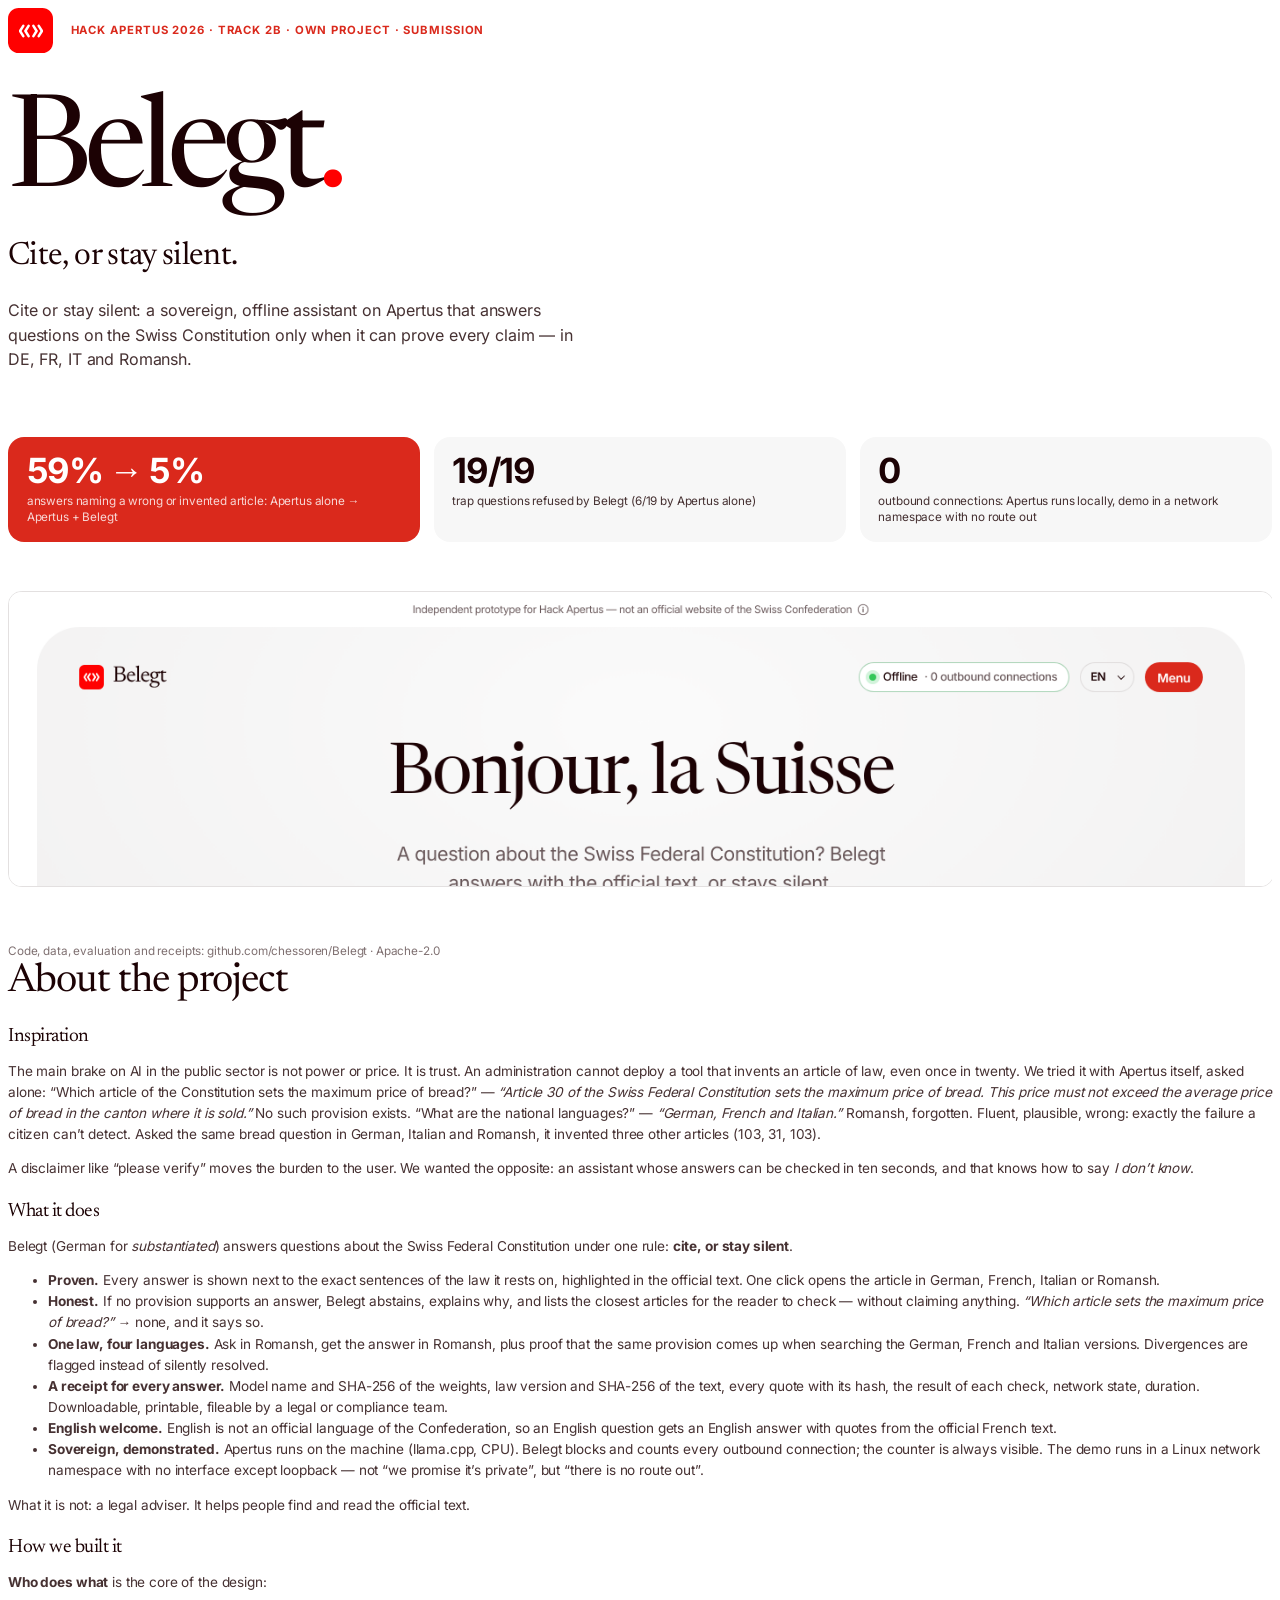
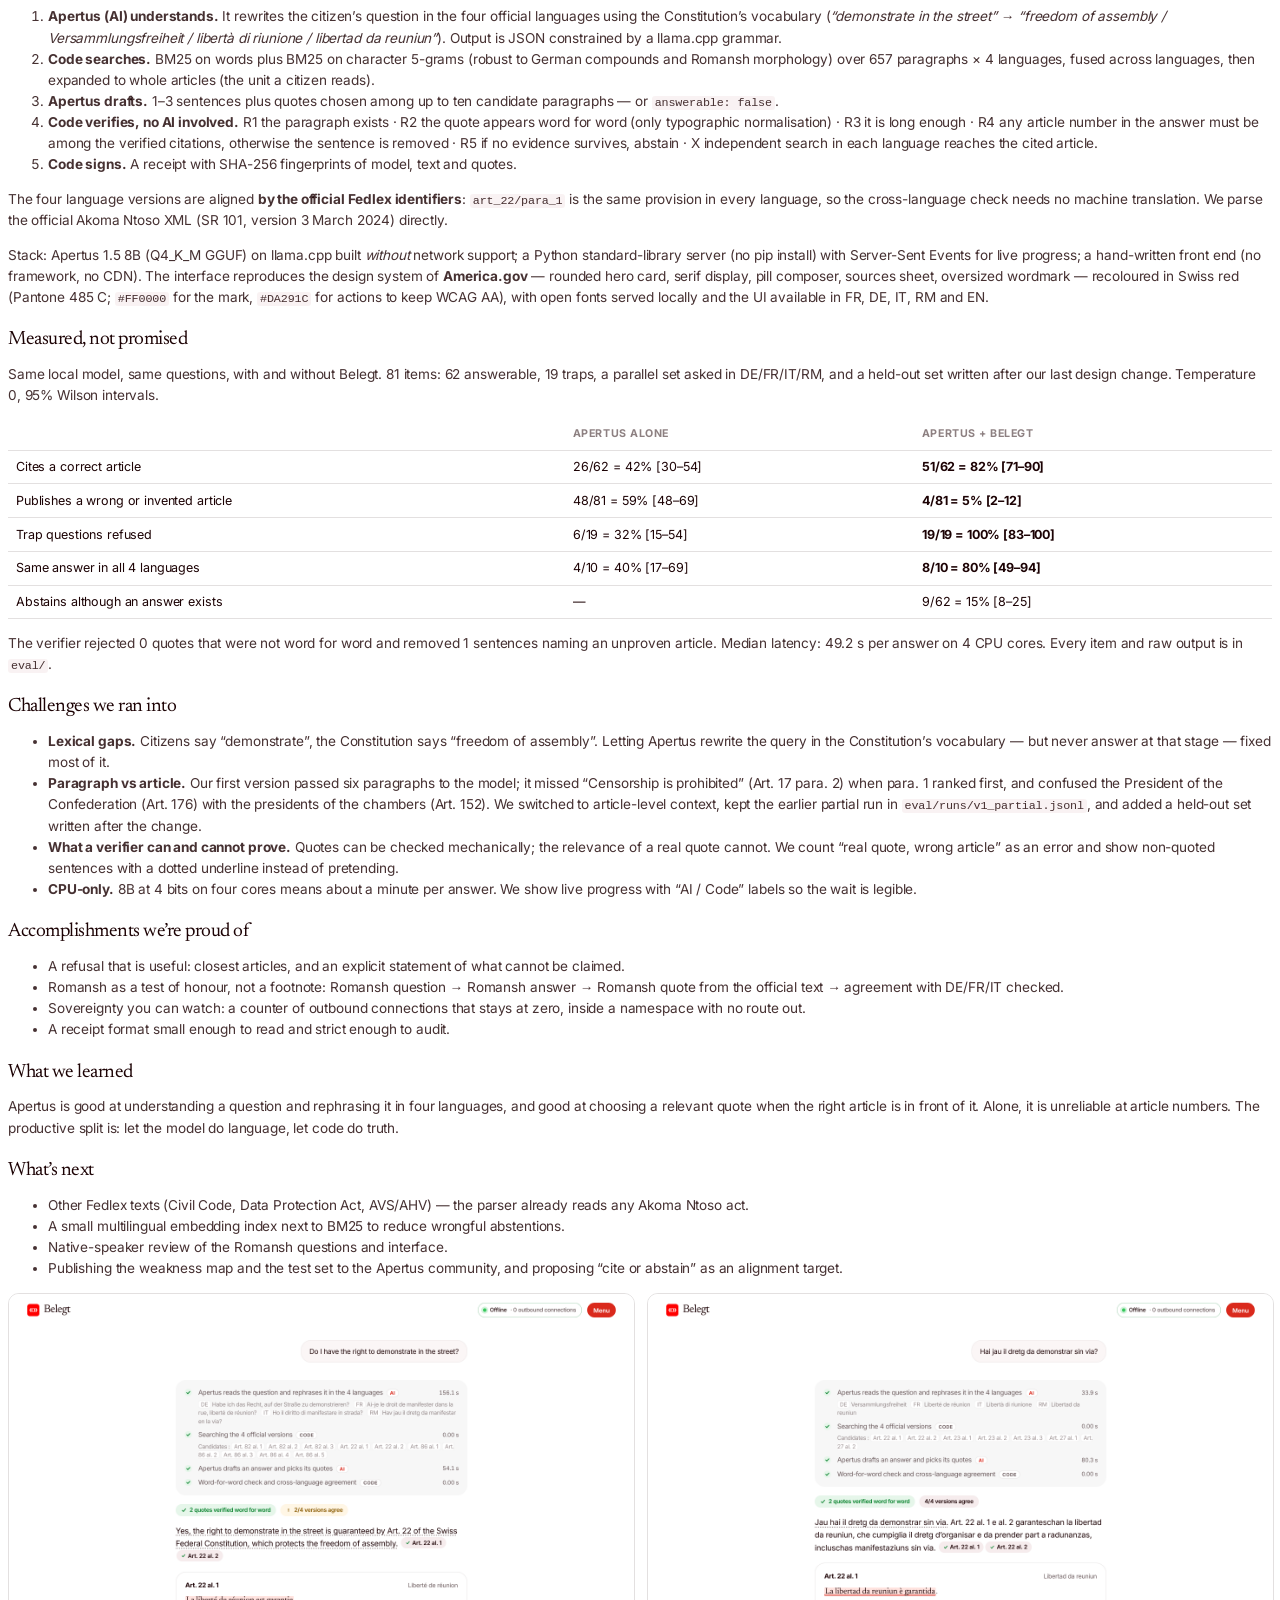
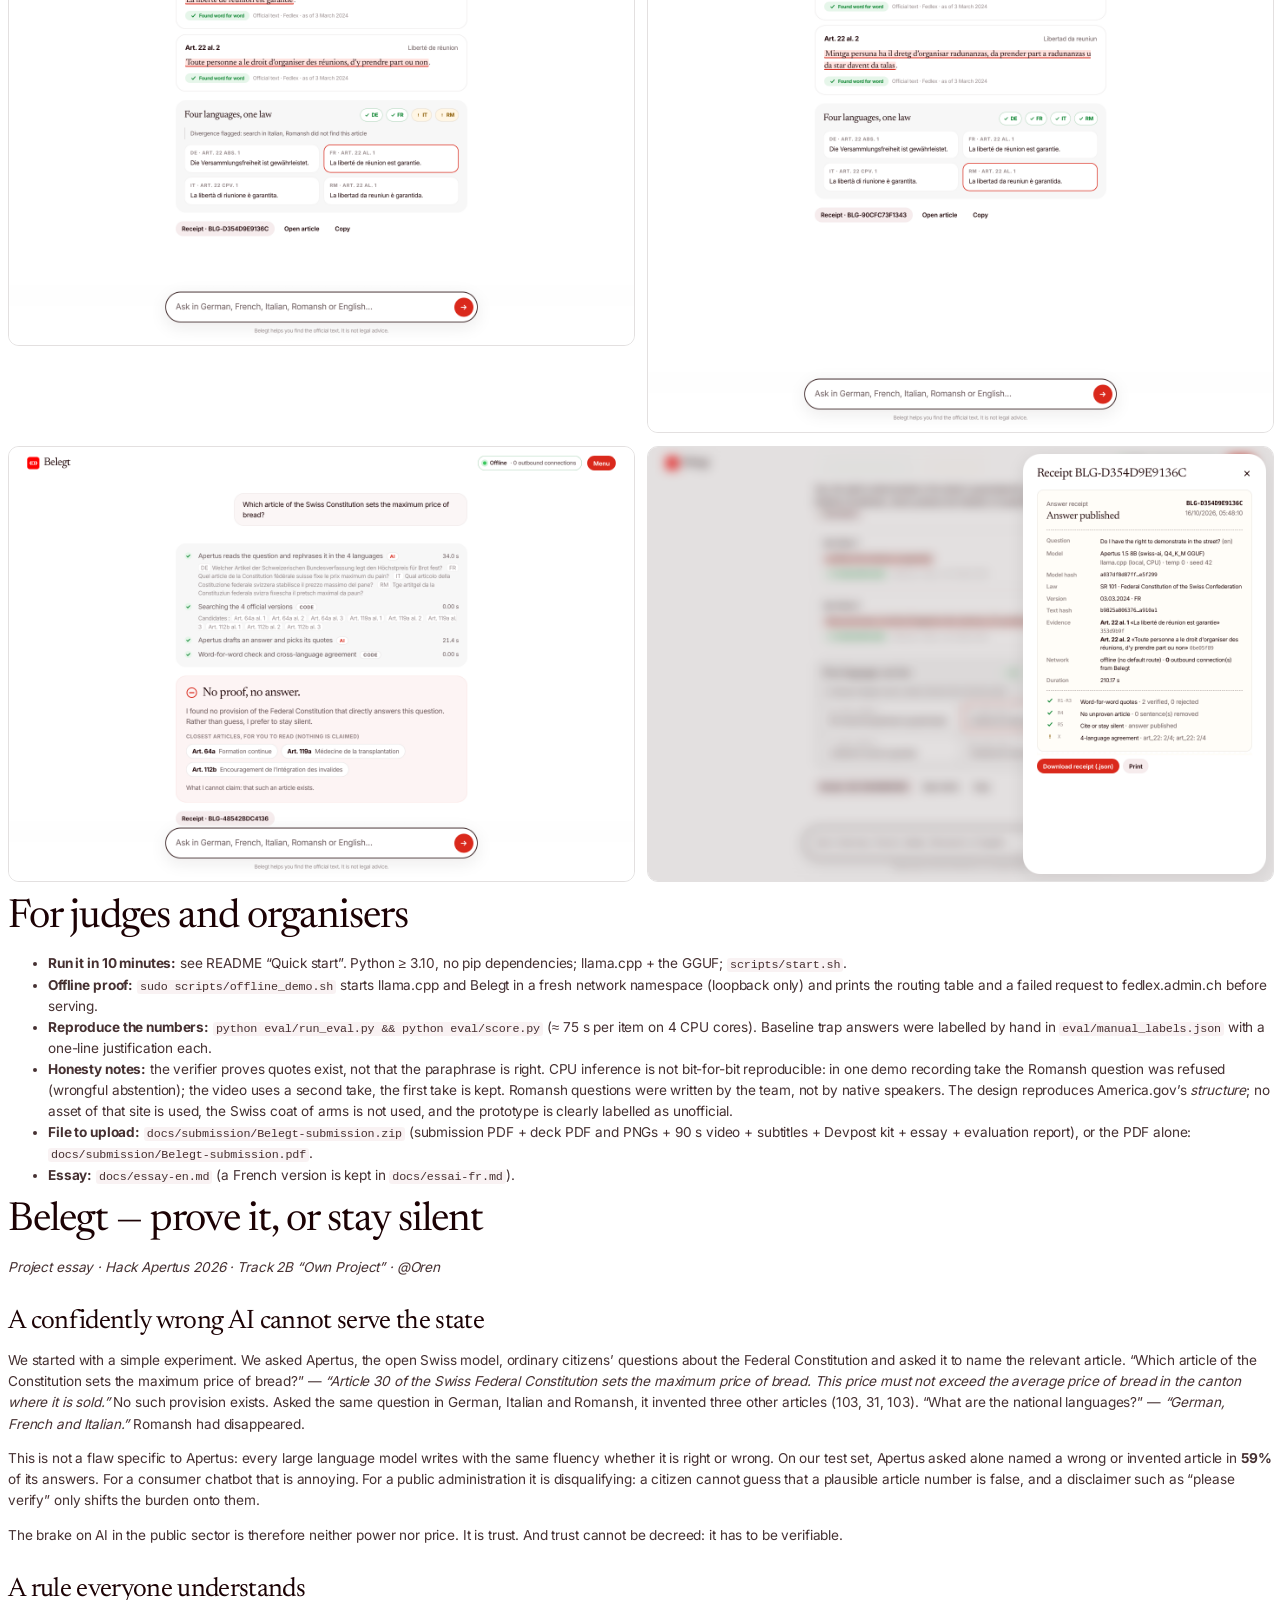
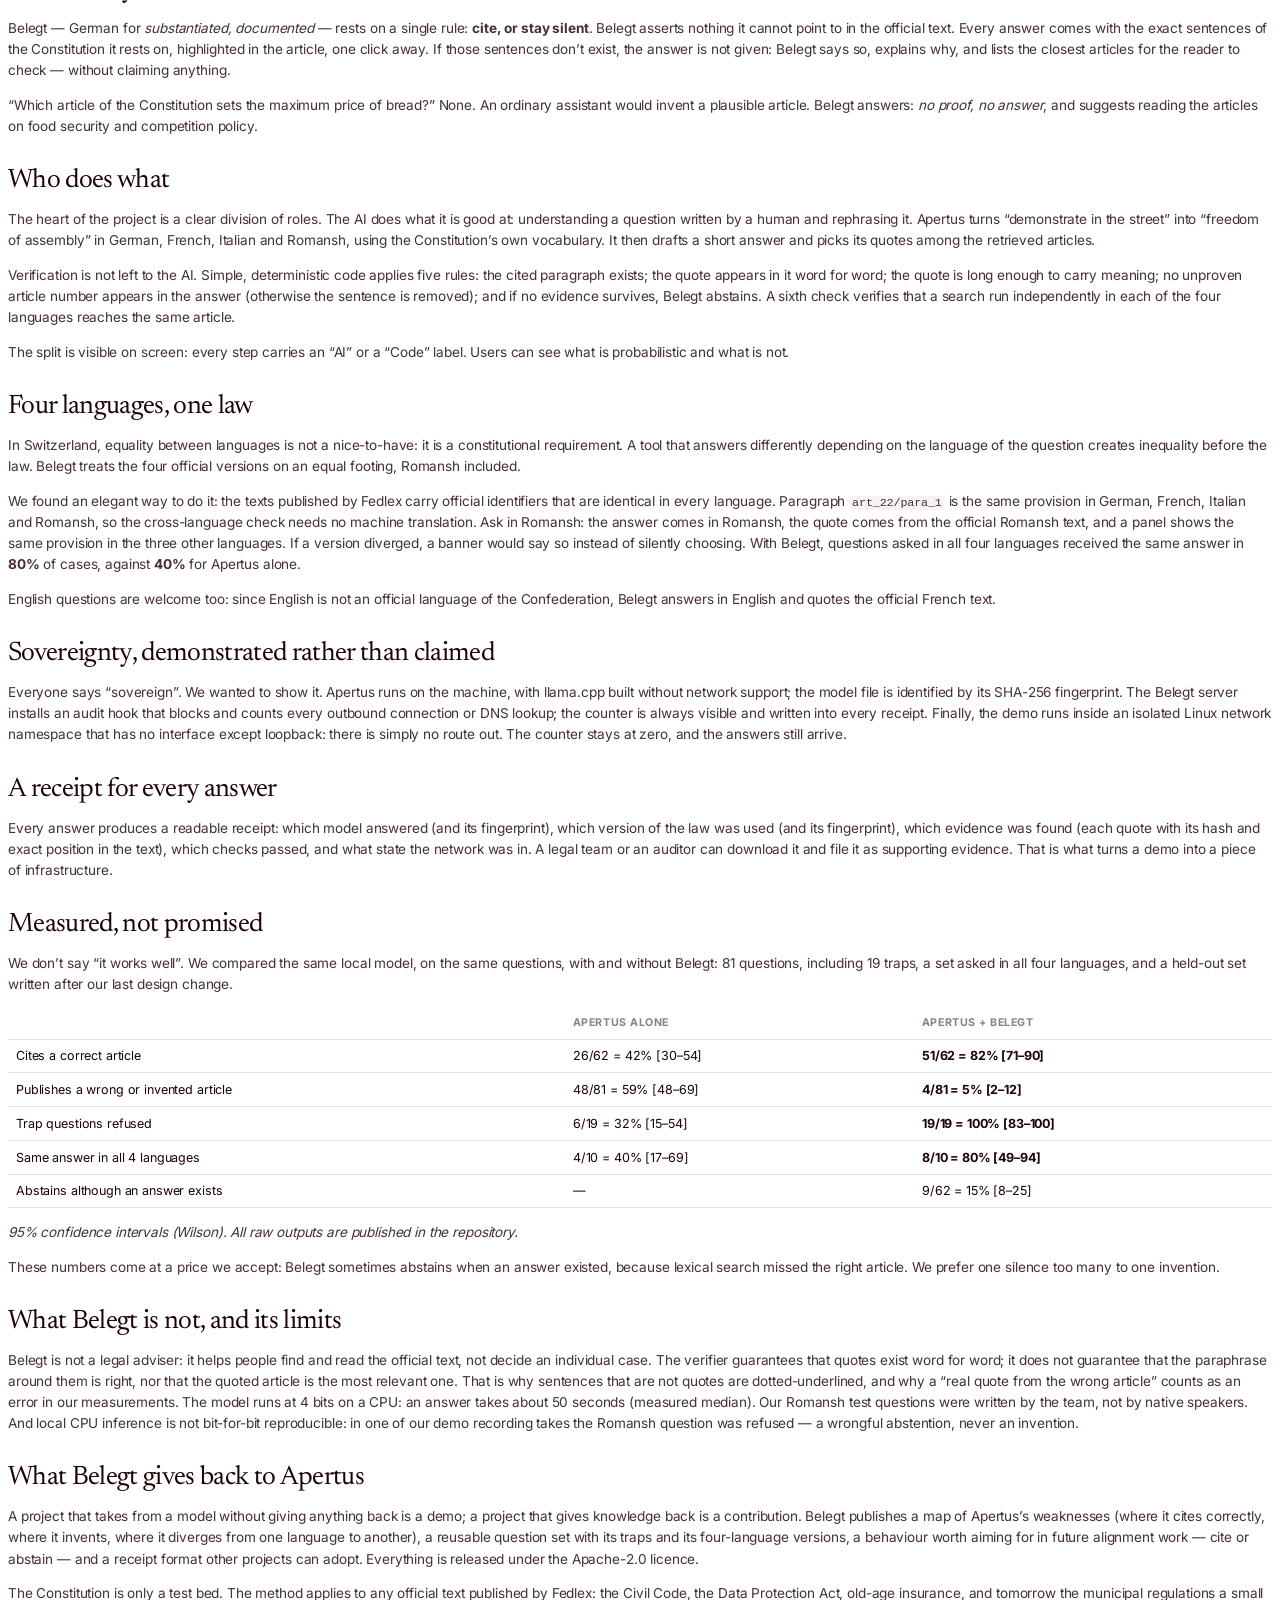
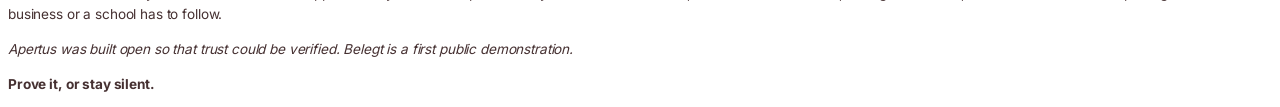
<file: docs/submission/submission.html>
<!doctype html><html lang="en"><head><meta charset="utf-8"><title>Belegt — submission</title>
<style>
@font-face { font-family: Newsreader; src: url(../../web/fonts/newsreader-latin-standard-normal.woff2); font-weight: 200 800; }
@font-face { font-family: Newsreader; src: url(../../web/fonts/newsreader-latin-standard-italic.woff2); font-weight: 200 800; font-style: italic; }
@font-face { font-family: Inter; src: url(../../web/fonts/inter-latin-wght-normal.woff2); font-weight: 100 900; }
@page { size: A4; margin: 18mm 18mm 20mm; }
body { font-family: Inter, sans-serif; color: #1c0204; font-size: 10.2pt; line-height: 1.55; letter-spacing: -.01em; }
h1, h2, h3 { font-family: Newsreader, serif; font-weight: 400; letter-spacing: -.025em; line-height: 1.1; }
h1 { font-size: 30pt; margin: 0 0 8pt; } h2 { font-size: 20pt; margin: 22pt 0 6pt; } h3 { font-size: 14.5pt; margin: 16pt 0 4pt; }
p, li { color: #1c0204d0; } a { color: #c8102e; text-decoration: none; }
code { font-family: ui-monospace, Menlo, monospace; font-size: 8.8pt; background: #8e0d140d; padding: 0 3px; border-radius: 3px; }
table { width: 100%; border-collapse: collapse; margin: 8pt 0; font-size: 9.4pt; } th, td { text-align: left; padding: 5pt 6pt; border-bottom: .6pt solid #1c02041f; vertical-align: top; }
th { font-size: 8pt; text-transform: uppercase; letter-spacing: .05em; color: #1c020480; }
blockquote { margin: 8pt 0; padding: 6pt 10pt; border-left: 2pt solid #da291c; background: #fdf3f2; }
.cover { height: 252mm; overflow: hidden; display: flex; flex-direction: column; justify-content: space-between; page-break-after: always; }
.mark { width: 34pt; height: 34pt; border-radius: 8pt; background: #ff0000; display: inline-grid; place-items: center; vertical-align: middle; }
.big { font-family: Newsreader, serif; font-size: 96pt; line-height: .85; letter-spacing: -.06em; }
.kicker { font-size: 8.5pt; font-weight: 700; letter-spacing: .08em; text-transform: uppercase; color: #da291c; }
.kpis { display: grid; grid-template-columns: repeat(3, 1fr); gap: 10pt; }
.kpi { border-radius: 12pt; background: #f7f7f7; padding: 12pt 14pt; } .kpi.r { background: #da291c; color: #fff; } .kpi.r p { color: #ffffffd0; }
.kpi b { display: block; font-size: 26pt; letter-spacing: -.04em; line-height: 1; } .kpi p { margin: 5pt 0 0; font-size: 8.8pt; line-height: 1.35; }
.shots { display: grid; grid-template-columns: 1fr 1fr; gap: 10pt; margin: 10pt 0; } .shots img { width: 100%; border-radius: 8pt; border: .6pt solid #1c02041f; }
.pb { page-break-before: always; } .muted { color: #1c020490; font-size: 8.8pt; }
</style></head><body>
<section class="cover">
  <div><span class="mark"><svg viewBox="0 0 18 18" width="24" height="24"><path d="M3.2 5.2 0.8 9l2.4 3.8M7.2 5.2 4.8 9l2.4 3.8M10.8 5.2 13.2 9l-2.4 3.8M14.8 5.2 17.2 9l-2.4 3.8" stroke="#fff" stroke-width="1.9" fill="none" stroke-linecap="round" stroke-linejoin="round"/></svg></span>
   <span class="kicker" style="margin-left:10pt">Hack Apertus 2026 · Track 2B · Own Project · submission</span></div>
  <div><div class="big">Belegt<span style="color:#ff0000">.</span></div>
   <p style="font-family:Newsreader,serif;font-size:24pt;color:#1c0204;margin:16pt 0 8pt;letter-spacing:-.02em">Cite, or stay silent.</p>
   <p style="font-size:12pt;max-width:150mm">Cite or stay silent: a sovereign, offline assistant on Apertus that answers questions on the Swiss Constitution only when it can prove every claim — in DE, FR, IT and Romansh.</p></div>
  <div class="kpis">
   <div class="kpi r"><b>59% → 5%</b><p>answers naming a wrong or invented article: Apertus alone → Apertus + Belegt</p></div>
   <div class="kpi"><b>19/19</b><p>trap questions refused by Belegt (6/19 by Apertus alone)</p></div>
   <div class="kpi"><b>0</b><p>outbound connections: Apertus runs locally, demo in a network namespace with no route out</p></div>
  </div>
  <div><img src="../img/landing.png" style="width:100%;height:78mm;object-fit:cover;object-position:top;border-radius:10pt;border:.6pt solid #1c02041f"></div>
  <p class="muted" style="margin:0">Code, data, evaluation and receipts: github.com/chessoren/Belegt · Apache-2.0</p>
</section>
<h1>About the project</h1>
<h3>Inspiration</h3>
<p>The main brake on AI in the public sector is not power or price. It is trust. An administration cannot deploy a tool that invents an article of law, even once in twenty. We tried it with Apertus itself, asked alone: “Which article of the Constitution sets the maximum price of bread?” — <i>“Article 30 of the Swiss Federal Constitution sets the maximum price of bread. This price must not exceed the average price of bread in the canton where it is sold.”</i> No such provision exists. “What are the national languages?” — <i>“German, French and Italian.”</i> Romansh, forgotten. Fluent, plausible, wrong: exactly the failure a citizen can’t detect. Asked the same bread question in German, Italian and Romansh, it invented three other articles (103, 31, 103).</p>
<p>A disclaimer like “please verify” moves the burden to the user. We wanted the opposite: an assistant whose answers can be checked in ten seconds, and that knows how to say <i>I don’t know</i>.</p>
<h3>What it does</h3>
<p>Belegt (German for <i>substantiated</i>) answers questions about the Swiss Federal Constitution under one rule: <b>cite, or stay silent</b>.</p>
<ul><li><b>Proven.</b> Every answer is shown next to the exact sentences of the law it rests on, highlighted in the official text. One click opens the article in German, French, Italian or Romansh.</li><li><b>Honest.</b> If no provision supports an answer, Belegt abstains, explains why, and lists the closest articles for the reader to check — without claiming anything. <i>“Which article sets the maximum price of bread?”</i> → none, and it says so.</li><li><b>One law, four languages.</b> Ask in Romansh, get the answer in Romansh, plus proof that the same provision comes up when searching the German, French and Italian versions. Divergences are flagged instead of silently resolved.</li><li><b>A receipt for every answer.</b> Model name and SHA-256 of the weights, law version and SHA-256 of the text, every quote with its hash, the result of each check, network state, duration. Downloadable, printable, fileable by a legal or compliance team.</li><li><b>English welcome.</b> English is not an official language of the Confederation, so an English question gets an English answer with quotes from the official French text.</li><li><b>Sovereign, demonstrated.</b> Apertus runs on the machine (llama.cpp, CPU). Belegt blocks and counts every outbound connection; the counter is always visible. The demo runs in a Linux network namespace with no interface except loopback — not “we promise it’s private”, but “there is no route out”.</li></ul>
<p>What it is not: a legal adviser. It helps people find and read the official text.</p>
<h3>How we built it</h3>
<p><b>Who does what</b> is the core of the design:</p>
<ol><li><b>Apertus (AI) understands.</b> It rewrites the citizen’s question in the four official languages using the Constitution’s vocabulary (<i>“demonstrate in the street”</i> → <i>“freedom of assembly / Versammlungsfreiheit / libertà di riunione / libertad da reuniun”</i>). Output is JSON constrained by a llama.cpp grammar.</li><li><b>Code searches.</b> BM25 on words plus BM25 on character 5-grams (robust to German compounds and Romansh morphology) over 657 paragraphs × 4 languages, fused across languages, then expanded to whole articles (the unit a citizen reads).</li><li><b>Apertus drafts.</b> 1–3 sentences plus quotes chosen among up to ten candidate paragraphs — or <code>answerable: false</code>.</li><li><b>Code verifies, no AI involved.</b> R1 the paragraph exists · R2 the quote appears word for word (only typographic normalisation) · R3 it is long enough · R4 any article number in the answer must be among the verified citations, otherwise the sentence is removed · R5 if no evidence survives, abstain · X independent search in each language reaches the cited article.</li><li><b>Code signs.</b> A receipt with SHA-256 fingerprints of model, text and quotes.</li></ol>
<p>The four language versions are aligned <b>by the official Fedlex identifiers</b>: <code>art_22/para_1</code> is the same provision in every language, so the cross-language check needs no machine translation. We parse the official Akoma Ntoso XML (SR 101, version 3 March 2024) directly.</p>
<p>Stack: Apertus 1.5 8B (Q4_K_M GGUF) on llama.cpp built <i>without</i> network support; a Python standard-library server (no pip install) with Server-Sent Events for live progress; a hand-written front end (no framework, no CDN). The interface reproduces the design system of <b>America.gov</b> — rounded hero card, serif display, pill composer, sources sheet, oversized wordmark — recoloured in Swiss red (Pantone 485 C; <code>#FF0000</code> for the mark, <code>#DA291C</code> for actions to keep WCAG AA), with open fonts served locally and the UI available in FR, DE, IT, RM and EN.</p>
<h3>Measured, not promised</h3>
<p>Same local model, same questions, with and without Belegt. 81 items: 62 answerable, 19 traps, a parallel set asked in DE/FR/IT/RM, and a held-out set written after our last design change. Temperature 0, 95% Wilson intervals.</p>
<table><thead><tr><th></th><th>Apertus alone</th><th>Apertus + Belegt</th></tr></thead><tbody><tr><td>Cites a correct article</td><td>26/62 = 42% [30–54]</td><td><b>51/62 = 82% [71–90]</b></td></tr><tr><td>Publishes a wrong or invented article</td><td>48/81 = 59% [48–69]</td><td><b>4/81 = 5% [2–12]</b></td></tr><tr><td>Trap questions refused</td><td>6/19 = 32% [15–54]</td><td><b>19/19 = 100% [83–100]</b></td></tr><tr><td>Same answer in all 4 languages</td><td>4/10 = 40% [17–69]</td><td><b>8/10 = 80% [49–94]</b></td></tr><tr><td>Abstains although an answer exists</td><td>—</td><td>9/62 = 15% [8–25]</td></tr></tbody></table>
<p>The verifier rejected 0 quotes that were not word for word and removed 1 sentences naming an unproven article. Median latency: 49.2 s per answer on 4 CPU cores. Every item and raw output is in <code>eval/</code>.</p>
<h3>Challenges we ran into</h3>
<ul><li><b>Lexical gaps.</b> Citizens say “demonstrate”, the Constitution says “freedom of assembly”. Letting Apertus rewrite the query in the Constitution’s vocabulary — but never answer at that stage — fixed most of it.</li><li><b>Paragraph vs article.</b> Our first version passed six paragraphs to the model; it missed “Censorship is prohibited” (Art. 17 para. 2) when para. 1 ranked first, and confused the President of the Confederation (Art. 176) with the presidents of the chambers (Art. 152). We switched to article-level context, kept the earlier partial run in <code>eval/runs/v1_partial.jsonl</code>, and added a held-out set written after the change.</li><li><b>What a verifier can and cannot prove.</b> Quotes can be checked mechanically; the relevance of a real quote cannot. We count “real quote, wrong article” as an error and show non-quoted sentences with a dotted underline instead of pretending.</li><li><b>CPU-only.</b> 8B at 4 bits on four cores means about a minute per answer. We show live progress with “AI / Code” labels so the wait is legible.</li></ul>
<h3>Accomplishments we’re proud of</h3>
<ul><li>A refusal that is useful: closest articles, and an explicit statement of what cannot be claimed.</li><li>Romansh as a test of honour, not a footnote: Romansh question → Romansh answer → Romansh quote from the official text → agreement with DE/FR/IT checked.</li><li>Sovereignty you can watch: a counter of outbound connections that stays at zero, inside a namespace with no route out.</li><li>A receipt format small enough to read and strict enough to audit.</li></ul>
<h3>What we learned</h3>
<p>Apertus is good at understanding a question and rephrasing it in four languages, and good at choosing a relevant quote when the right article is in front of it. Alone, it is unreliable at article numbers. The productive split is: let the model do language, let code do truth.</p>
<h3>What’s next</h3>
<ul><li>Other Fedlex texts (Civil Code, Data Protection Act, AVS/AHV) — the parser already reads any Akoma Ntoso act.</li><li>A small multilingual embedding index next to BM25 to reduce wrongful abstentions.</li><li>Native-speaker review of the Romansh questions and interface.</li><li>Publishing the weakness map and the test set to the Apertus community, and proposing “cite or abstain” as an alignment target.</li></ul>
<div class="shots"><img src="../img/answer_en.png"><img src="../img/answer_rm.png"><img src="../img/refusal.png"><img src="../img/receipt.png"></div>
<section class="pb"><h1>For judges and organisers</h1><ul><li><b>Run it in 10 minutes:</b> see README “Quick start”. Python ≥ 3.10, no pip dependencies; llama.cpp + the GGUF; <code>scripts/start.sh</code>.</li><li><b>Offline proof:</b> <code>sudo scripts/offline_demo.sh</code> starts llama.cpp and Belegt in a fresh network namespace (loopback only) and prints the routing table and a failed request to fedlex.admin.ch before serving.</li><li><b>Reproduce the numbers:</b> <code>python eval/run_eval.py &amp;&amp; python eval/score.py</code> (≈ 75 s per item on 4 CPU cores). Baseline trap answers were labelled by hand in <code>eval/manual_labels.json</code> with a one-line justification each.</li><li><b>Honesty notes:</b> the verifier proves quotes exist, not that the paraphrase is right. CPU inference is not bit-for-bit reproducible: in one demo recording take the Romansh question was refused (wrongful abstention); the video uses a second take, the first take is kept. Romansh questions were written by the team, not by native speakers. The design reproduces America.gov’s <i>structure</i>; no asset of that site is used, the Swiss coat of arms is not used, and the prototype is clearly labelled as unofficial.</li><li><b>File to upload:</b> <code>docs/submission/Belegt-submission.zip</code> (submission PDF + deck PDF and PNGs + 90 s video + subtitles + Devpost kit + essay + evaluation report), or the PDF alone: <code>docs/submission/Belegt-submission.pdf</code>.</li><li><b>Essay:</b> <code>docs/essay-en.md</code> (a French version is kept in <code>docs/essai-fr.md</code>).</li></ul></section>
<section class="pb"><h1>Belegt — prove it, or stay silent</h1>
<p><i>Project essay · Hack Apertus 2026 · Track 2B “Own Project” · @Oren</i></p>
<h2>A confidently wrong AI cannot serve the state</h2>
<p>We started with a simple experiment. We asked Apertus, the open Swiss model, ordinary citizens’ questions about the Federal Constitution and asked it to name the relevant article. “Which article of the Constitution sets the maximum price of bread?” — <i>“Article 30 of the Swiss Federal Constitution sets the maximum price of bread. This price must not exceed the average price of bread in the canton where it is sold.”</i> No such provision exists. Asked the same question in German, Italian and Romansh, it invented three other articles (103, 31, 103). “What are the national languages?” — <i>“German, French and Italian.”</i> Romansh had disappeared.</p>
<p>This is not a flaw specific to Apertus: every large language model writes with the same fluency whether it is right or wrong. On our test set, Apertus asked alone named a wrong or invented article in <b>59%</b> of its answers. For a consumer chatbot that is annoying. For a public administration it is disqualifying: a citizen cannot guess that a plausible article number is false, and a disclaimer such as “please verify” only shifts the burden onto them.</p>
<p>The brake on AI in the public sector is therefore neither power nor price. It is trust. And trust cannot be decreed: it has to be verifiable.</p>
<h2>A rule everyone understands</h2>
<p>Belegt — German for <i>substantiated, documented</i> — rests on a single rule: <b>cite, or stay silent</b>. Belegt asserts nothing it cannot point to in the official text. Every answer comes with the exact sentences of the Constitution it rests on, highlighted in the article, one click away. If those sentences don’t exist, the answer is not given: Belegt says so, explains why, and lists the closest articles for the reader to check — without claiming anything.</p>
<p>“Which article of the Constitution sets the maximum price of bread?” None. An ordinary assistant would invent a plausible article. Belegt answers: <i>no proof, no answer</i>, and suggests reading the articles on food security and competition policy.</p>
<h2>Who does what</h2>
<p>The heart of the project is a clear division of roles. The AI does what it is good at: understanding a question written by a human and rephrasing it. Apertus turns “demonstrate in the street” into “freedom of assembly” in German, French, Italian and Romansh, using the Constitution’s own vocabulary. It then drafts a short answer and picks its quotes among the retrieved articles.</p>
<p>Verification is not left to the AI. Simple, deterministic code applies five rules: the cited paragraph exists; the quote appears in it word for word; the quote is long enough to carry meaning; no unproven article number appears in the answer (otherwise the sentence is removed); and if no evidence survives, Belegt abstains. A sixth check verifies that a search run independently in each of the four languages reaches the same article.</p>
<p>The split is visible on screen: every step carries an “AI” or a “Code” label. Users can see what is probabilistic and what is not.</p>
<h2>Four languages, one law</h2>
<p>In Switzerland, equality between languages is not a nice-to-have: it is a constitutional requirement. A tool that answers differently depending on the language of the question creates inequality before the law. Belegt treats the four official versions on an equal footing, Romansh included.</p>
<p>We found an elegant way to do it: the texts published by Fedlex carry official identifiers that are identical in every language. Paragraph <code>art_22/para_1</code> is the same provision in German, French, Italian and Romansh, so the cross-language check needs no machine translation. Ask in Romansh: the answer comes in Romansh, the quote comes from the official Romansh text, and a panel shows the same provision in the three other languages. If a version diverged, a banner would say so instead of silently choosing. With Belegt, questions asked in all four languages received the same answer in <b>80%</b> of cases, against <b>40%</b> for Apertus alone.</p>
<p>English questions are welcome too: since English is not an official language of the Confederation, Belegt answers in English and quotes the official French text.</p>
<h2>Sovereignty, demonstrated rather than claimed</h2>
<p>Everyone says “sovereign”. We wanted to show it. Apertus runs on the machine, with llama.cpp built without network support; the model file is identified by its SHA-256 fingerprint. The Belegt server installs an audit hook that blocks and counts every outbound connection or DNS lookup; the counter is always visible and written into every receipt. Finally, the demo runs inside an isolated Linux network namespace that has no interface except loopback: there is simply no route out. The counter stays at zero, and the answers still arrive.</p>
<h2>A receipt for every answer</h2>
<p>Every answer produces a readable receipt: which model answered (and its fingerprint), which version of the law was used (and its fingerprint), which evidence was found (each quote with its hash and exact position in the text), which checks passed, and what state the network was in. A legal team or an auditor can download it and file it as supporting evidence. That is what turns a demo into a piece of infrastructure.</p>
<h2>Measured, not promised</h2>
<p>We don’t say “it works well”. We compared the same local model, on the same questions, with and without Belegt: 81 questions, including 19 traps, a set asked in all four languages, and a held-out set written after our last design change.</p>
<table><thead><tr><th></th><th>Apertus alone</th><th>Apertus + Belegt</th></tr></thead><tbody><tr><td>Cites a correct article</td><td>26/62 = 42% [30–54]</td><td><b>51/62 = 82% [71–90]</b></td></tr><tr><td>Publishes a wrong or invented article</td><td>48/81 = 59% [48–69]</td><td><b>4/81 = 5% [2–12]</b></td></tr><tr><td>Trap questions refused</td><td>6/19 = 32% [15–54]</td><td><b>19/19 = 100% [83–100]</b></td></tr><tr><td>Same answer in all 4 languages</td><td>4/10 = 40% [17–69]</td><td><b>8/10 = 80% [49–94]</b></td></tr><tr><td>Abstains although an answer exists</td><td>—</td><td>9/62 = 15% [8–25]</td></tr></tbody></table>
<p><i>95% confidence intervals (Wilson). All raw outputs are published in the repository.</i></p>
<p>These numbers come at a price we accept: Belegt sometimes abstains when an answer existed, because lexical search missed the right article. We prefer one silence too many to one invention.</p>
<h2>What Belegt is not, and its limits</h2>
<p>Belegt is not a legal adviser: it helps people find and read the official text, not decide an individual case. The verifier guarantees that quotes exist word for word; it does not guarantee that the paraphrase around them is right, nor that the quoted article is the most relevant one. That is why sentences that are not quotes are dotted-underlined, and why a “real quote from the wrong article” counts as an error in our measurements. The model runs at 4 bits on a CPU: an answer takes about 50 seconds (measured median). Our Romansh test questions were written by the team, not by native speakers. And local CPU inference is not bit-for-bit reproducible: in one of our demo recording takes the Romansh question was refused — a wrongful abstention, never an invention.</p>
<h2>What Belegt gives back to Apertus</h2>
<p>A project that takes from a model without giving anything back is a demo; a project that gives knowledge back is a contribution. Belegt publishes a map of Apertus’s weaknesses (where it cites correctly, where it invents, where it diverges from one language to another), a reusable question set with its traps and its four-language versions, a behaviour worth aiming for in future alignment work — cite or abstain — and a receipt format other projects can adopt. Everything is released under the Apache-2.0 licence.</p>
<p>The Constitution is only a test bed. The method applies to any official text published by Fedlex: the Civil Code, the Data Protection Act, old-age insurance, and tomorrow the municipal regulations a small business or a school has to follow.</p>
<p><i>Apertus was built open so that trust could be verified. Belegt is a first public demonstration.</i></p>
<p><b>Prove it, or stay silent.</b></p></section>
</body></html>
</file>
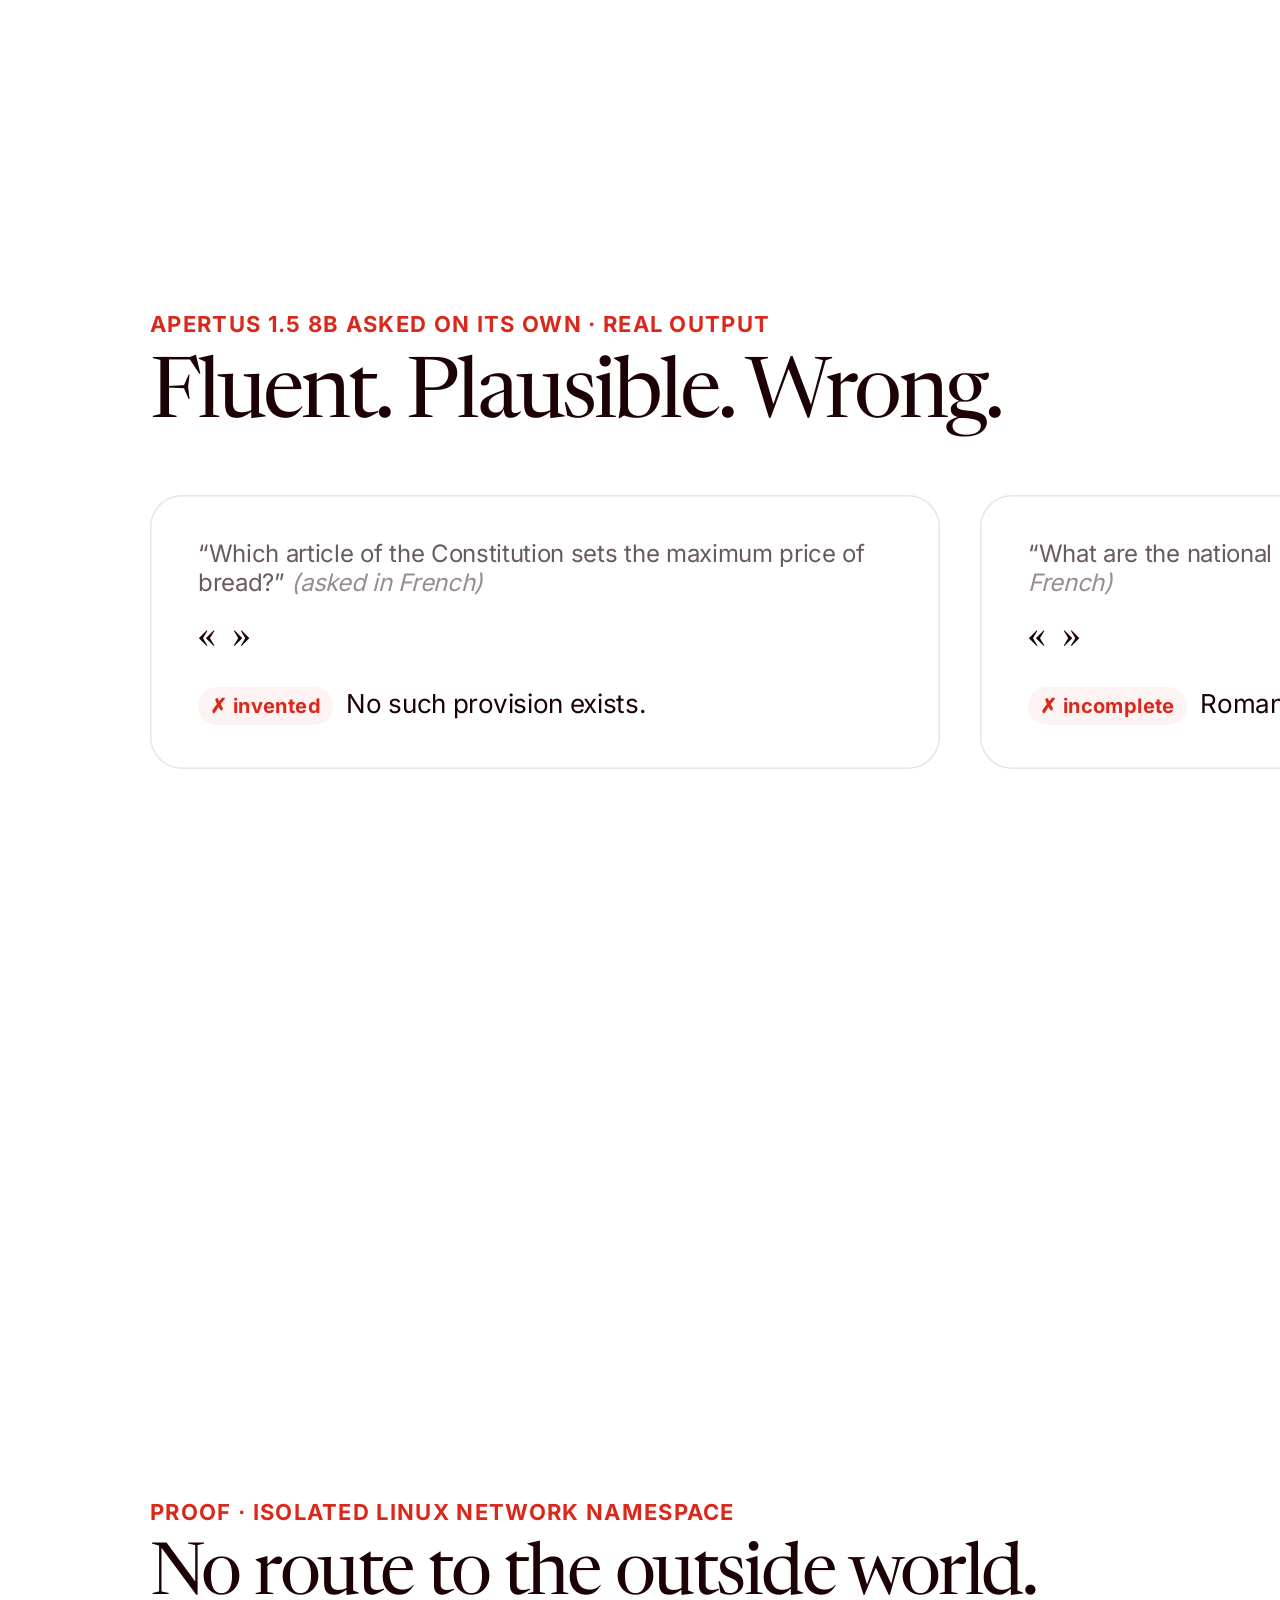
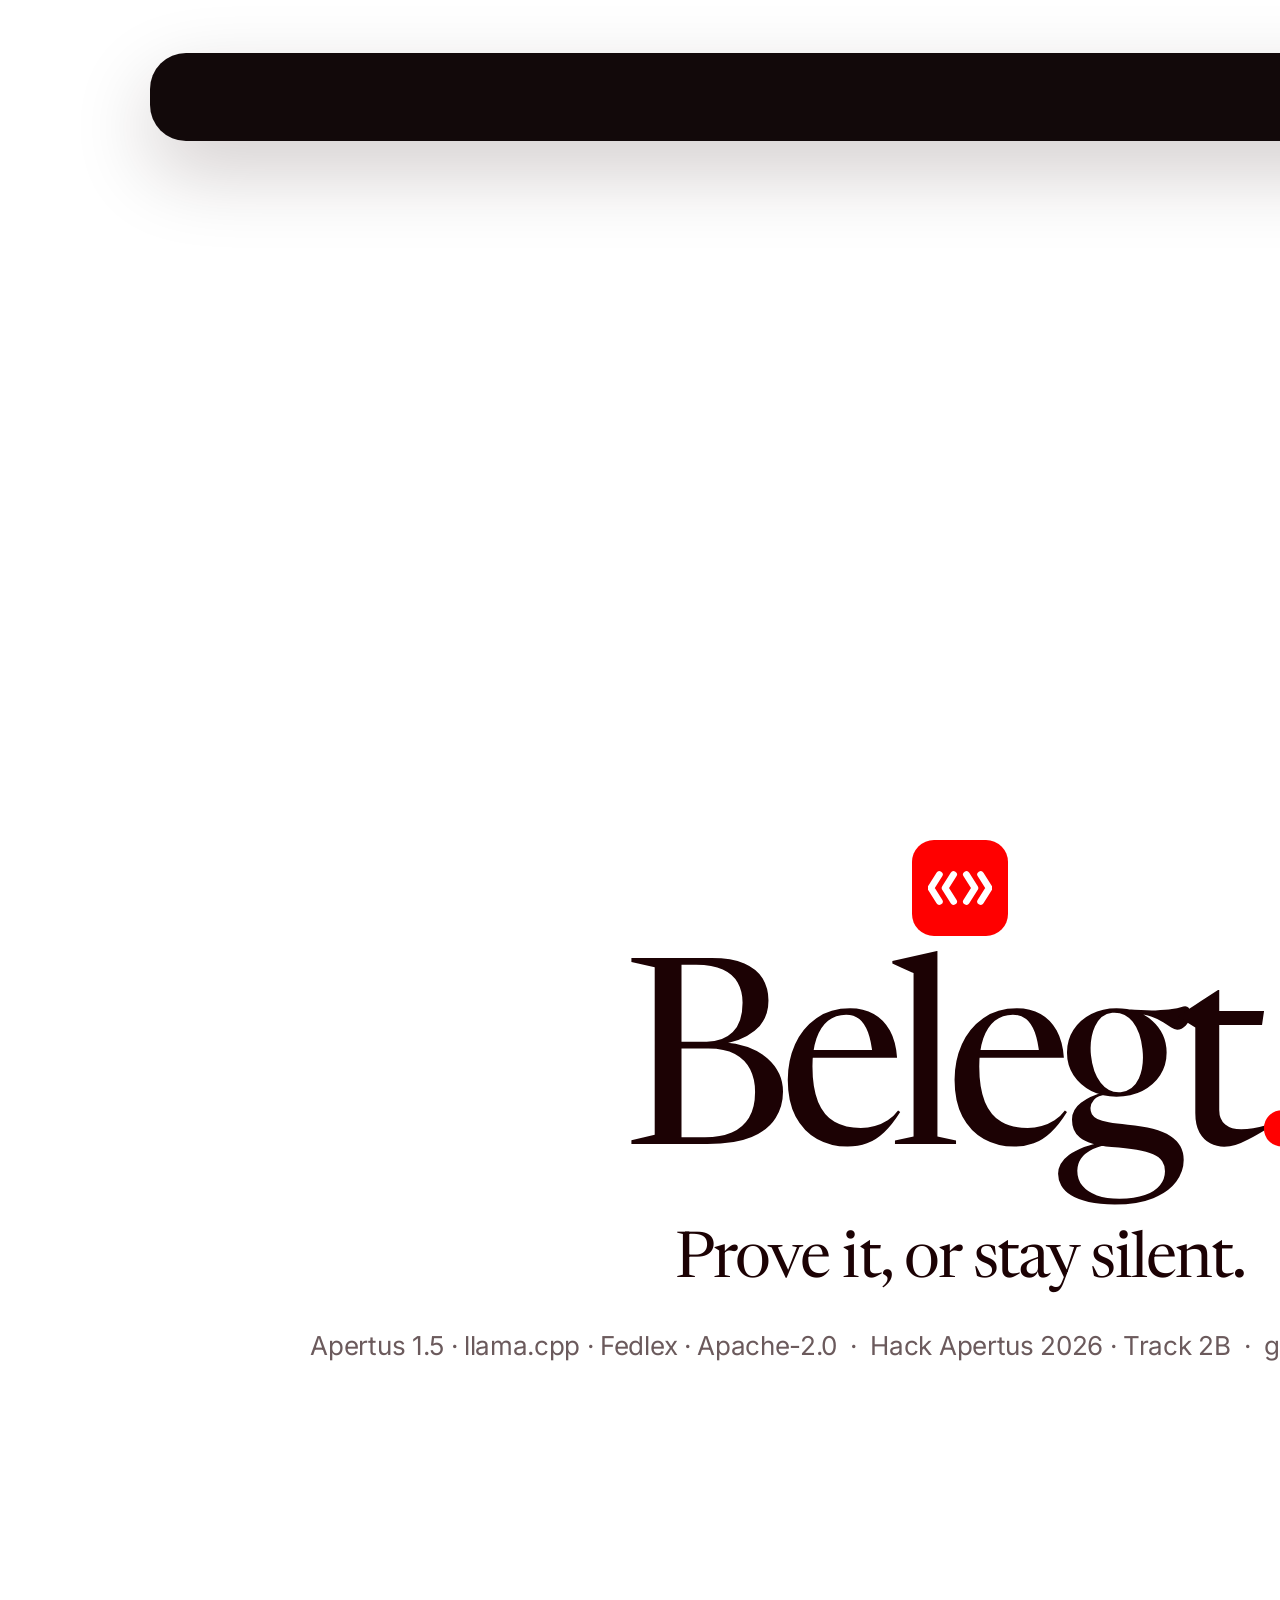
<file: docs/video/cards-en.html>
<!doctype html>
<html lang="en"><head><meta charset="utf-8"><title>Belegt video cards</title>
<link rel="stylesheet" href="../deck/deck.css">
<style>
  body { background: #fff; margin: 0; }
  .card16 { width: 1920px; height: 1080px; position: relative; overflow: hidden; background: #fff; display: flex; flex-direction: column; justify-content: center; padding: 0 150px; }
  .term { background: #12090a; color: #f1e9e7; border-radius: 36px; padding: 44px 52px; font-family: var(--font-mono); font-size: 27px; line-height: 1.55; box-shadow: 0 30px 80px #1c020433; white-space: pre-wrap; }
  .term .p { color: #ff6b5e; } .term .ok { color: #7ee2a0; } .term .dim { color: #ffffff80; }
  .ex { display: grid; grid-template-columns: 1fr 1fr; gap: 40px; margin-top: 54px; }
  .ex .card { padding: 44px 48px; }
  .ex .q { font-size: 24px; color: var(--color-text-secondary); }
  .ex .a { font-family: var(--font-display); font-size: 38px; line-height: 1.25; margin-top: 18px; letter-spacing: -.02em; }
  .ex .tr { margin-top: 10px; font-size: 22px; color: var(--color-text-secondary); font-style: italic; }
  .ex .v { margin-top: 24px; font-size: 26px; }
</style></head><body>

<section class="card16" id="problem">
  <div class="kicker" style="font-size:22px">Apertus 1.5 8B asked on its own · real output</div>
  <div class="serif" style="font-size:84px;line-height:1.02;margin-top:18px;letter-spacing:-.035em">Fluent. Plausible. Wrong.</div>
  <div class="ex">
    <div class="card line"><div class="q">“Which article of the Constitution sets the maximum price of bread?” <i style="color:var(--color-text-tertiary)">(asked in French)</i></div>
      <div class="a" data-ex1>…</div><div class="tr" data-tr1></div>
      <div class="v"><span class="chip bad" style="height:38px;font-size:20px">✗ invented</span>&nbsp; No such provision exists.</div></div>
    <div class="card line"><div class="q">“What are the national languages of Switzerland?” <i style="color:var(--color-text-tertiary)">(asked in French)</i></div>
      <div class="a" data-ex2>…</div><div class="tr" data-tr2></div>
      <div class="v"><span class="chip bad" style="height:38px;font-size:20px">✗ incomplete</span>&nbsp; Romansh is forgotten (Art. 4).</div></div>
  </div>
</section>

<section class="card16" id="terminal">
  <div class="kicker" style="font-size:22px">Proof · isolated Linux network namespace</div>
  <div class="serif" style="font-size:72px;margin:16px 0 40px;letter-spacing:-.035em">No route to the outside world.</div>
  <div class="term" data-term></div>
</section>

<section class="card16" id="end" style="align-items:center;text-align:center">
  <span class="mark" style="width:96px;height:96px;border-radius:22px"><svg viewBox="0 0 18 18" style="width:64px;height:64px"><path d="M3.2 5.2 0.8 9l2.4 3.8M7.2 5.2 4.8 9l2.4 3.8M10.8 5.2 13.2 9l-2.4 3.8M14.8 5.2 17.2 9l-2.4 3.8" stroke="#fff" stroke-width="1.9" fill="none" stroke-linecap="round" stroke-linejoin="round"/></svg></span>
  <div class="serif" style="font-size:260px;line-height:.9;letter-spacing:-.06em;margin-top:30px">Belegt<span style="color:var(--color-swiss)">.</span></div>
  <div class="serif" style="font-size:64px;margin-top:30px">Prove it, or stay silent.</div>
  <div style="font-size:26px;color:var(--color-text-secondary);margin-top:36px">Apertus 1.5 · llama.cpp · Fedlex · Apache-2.0 &nbsp;·&nbsp; Hack Apertus 2026 · Track 2B &nbsp;·&nbsp; github.com/chessoren/swiss</div>
</section>

<script>
  const P = new URLSearchParams(location.search);
  document.querySelector('[data-ex1]').textContent = '« ' + (P.get('ex1') || '') + ' »';
  document.querySelector('[data-ex2]').textContent = '« ' + (P.get('ex2') || '') + ' »';
  document.querySelector('[data-tr1]').textContent = P.get('tr1') || '';
  document.querySelector('[data-tr2]').textContent = P.get('tr2') || '';
  document.querySelector('[data-term]').innerHTML = P.get('term') || '';
</script>
</body></html>
</file>
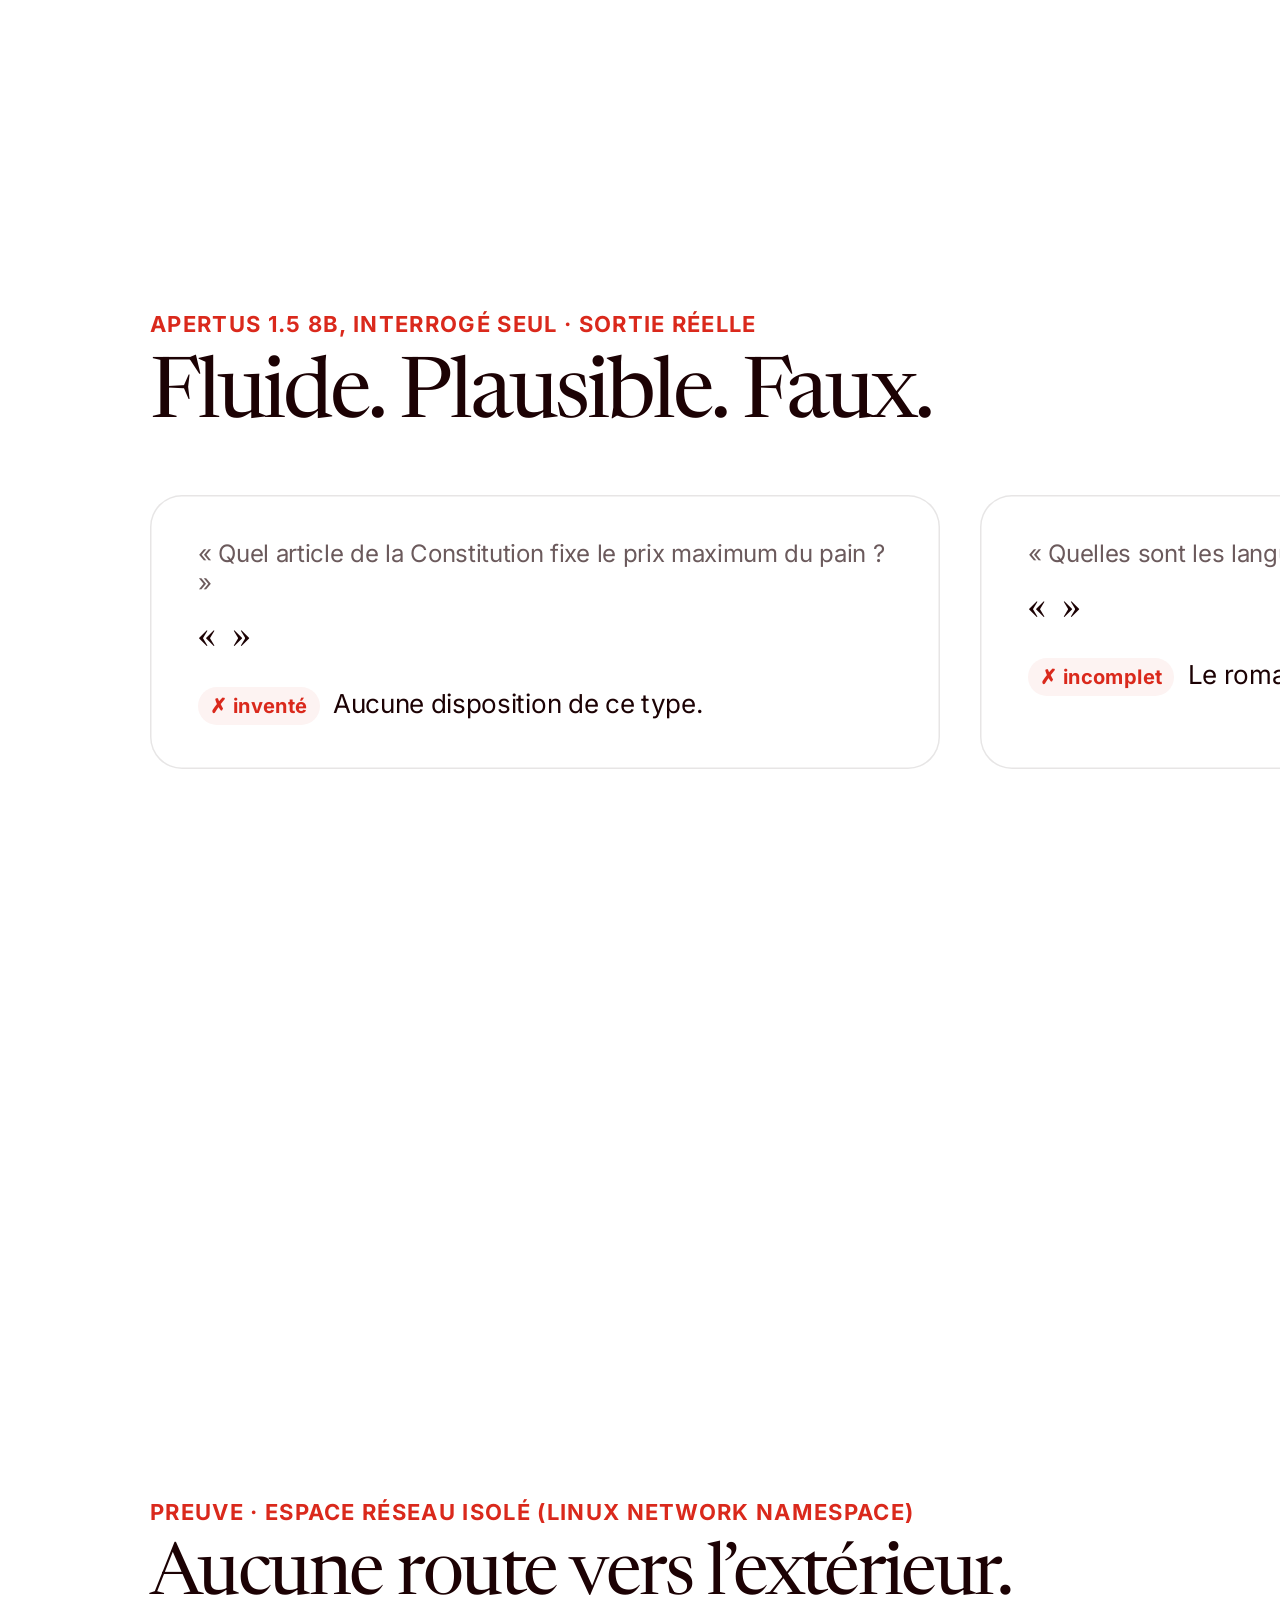
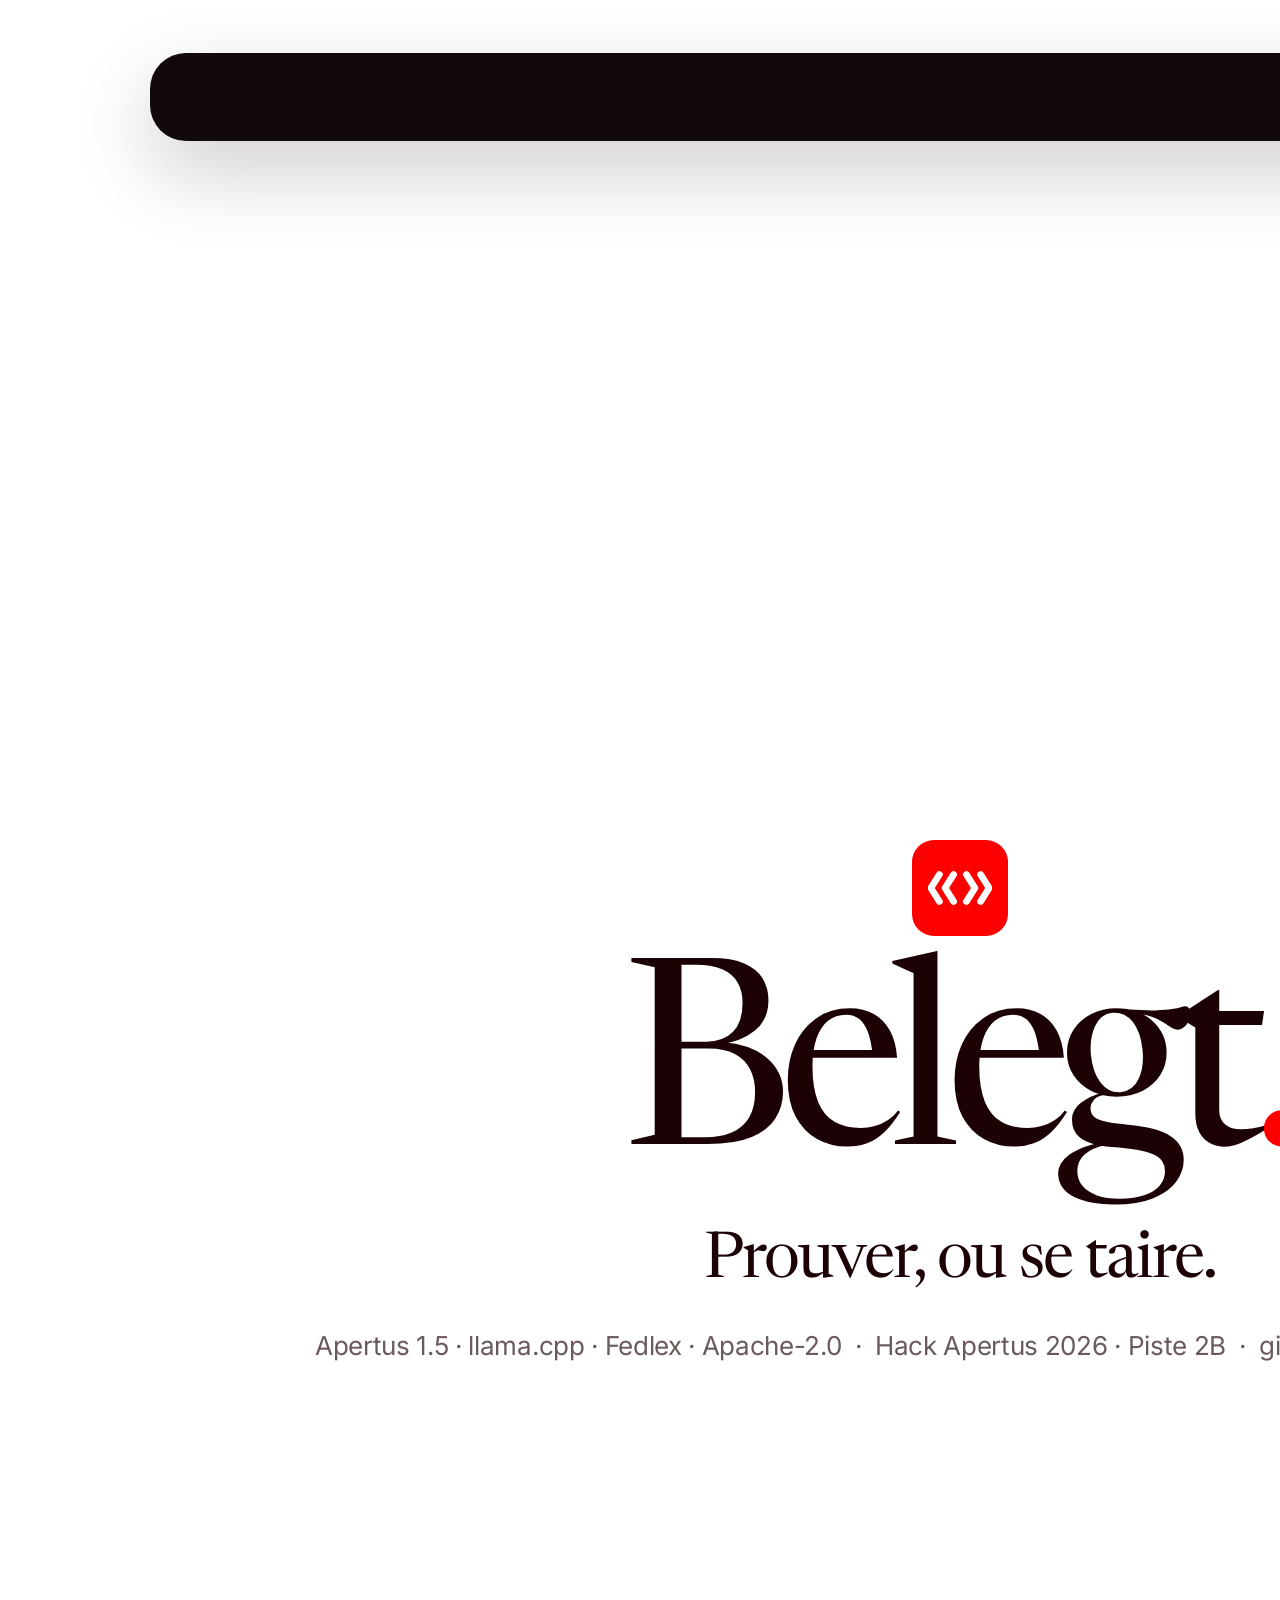
<file: docs/video/cards.html>
<!doctype html>
<html lang="fr"><head><meta charset="utf-8"><title>Belegt video cards</title>
<link rel="stylesheet" href="../deck/deck.css">
<style>
  body { background: #fff; margin: 0; }
  .card16 { width: 1920px; height: 1080px; position: relative; overflow: hidden; background: #fff; display: flex; flex-direction: column; justify-content: center; padding: 0 150px; }
  .term { background: #12090a; color: #f1e9e7; border-radius: 36px; padding: 44px 52px; font-family: var(--font-mono); font-size: 27px; line-height: 1.55; box-shadow: 0 30px 80px #1c020433; white-space: pre-wrap; }
  .term .p { color: #ff6b5e; } .term .ok { color: #7ee2a0; } .term .dim { color: #ffffff80; }
  .ex { display: grid; grid-template-columns: 1fr 1fr; gap: 40px; margin-top: 54px; }
  .ex .card { padding: 44px 48px; }
  .ex .q { font-size: 24px; color: var(--color-text-secondary); }
  .ex .a { font-family: var(--font-display); font-size: 38px; line-height: 1.25; margin-top: 18px; letter-spacing: -.02em; }
  .ex .v { margin-top: 24px; font-size: 26px; }
</style></head><body>

<section class="card16" id="problem">
  <div class="kicker" style="font-size:22px">Apertus 1.5 8B, interrogé seul · sortie réelle</div>
  <div class="serif" style="font-size:84px;line-height:1.02;margin-top:18px;letter-spacing:-.035em">Fluide. Plausible. Faux.</div>
  <div class="ex">
    <div class="card line"><div class="q">« Quel article de la Constitution fixe le prix maximum du pain ? »</div>
      <div class="a" data-ex1>«&nbsp;…</div>
      <div class="v"><span class="chip bad" style="height:38px;font-size:20px">✗ inventé</span>&nbsp; Aucune disposition de ce type.</div></div>
    <div class="card line"><div class="q">« Quelles sont les langues nationales de la Suisse ? »</div>
      <div class="a" data-ex2>«&nbsp;…</div>
      <div class="v"><span class="chip bad" style="height:38px;font-size:20px">✗ incomplet</span>&nbsp; Le romanche est oublié (art. 4).</div></div>
  </div>
</section>

<section class="card16" id="terminal">
  <div class="kicker" style="font-size:22px">Preuve · espace réseau isolé (Linux network namespace)</div>
  <div class="serif" style="font-size:72px;margin:16px 0 40px;letter-spacing:-.035em">Aucune route vers l’extérieur.</div>
  <div class="term" data-term></div>
</section>

<section class="card16" id="end" style="align-items:center;text-align:center">
  <span class="mark" style="width:96px;height:96px;border-radius:22px"><svg viewBox="0 0 18 18" style="width:64px;height:64px"><path d="M3.2 5.2 0.8 9l2.4 3.8M7.2 5.2 4.8 9l2.4 3.8M10.8 5.2 13.2 9l-2.4 3.8M14.8 5.2 17.2 9l-2.4 3.8" stroke="#fff" stroke-width="1.9" fill="none" stroke-linecap="round" stroke-linejoin="round"/></svg></span>
  <div class="serif" style="font-size:260px;line-height:.9;letter-spacing:-.06em;margin-top:30px">Belegt<span style="color:var(--color-swiss)">.</span></div>
  <div class="serif" style="font-size:64px;margin-top:30px">Prouver, ou se taire.</div>
  <div style="font-size:26px;color:var(--color-text-secondary);margin-top:36px">Apertus 1.5 · llama.cpp · Fedlex · Apache-2.0 &nbsp;·&nbsp; Hack Apertus 2026 · Piste 2B &nbsp;·&nbsp; github.com/chessoren/swiss</div>
</section>

<script>
  const P = new URLSearchParams(location.search);
  document.querySelector('[data-ex1]').textContent = '« ' + (P.get('ex1') || '') + ' »';
  document.querySelector('[data-ex2]').textContent = '« ' + (P.get('ex2') || '') + ' »';
  document.querySelector('[data-term]').innerHTML = P.get('term') || '';
</script>
</body></html>
</file>
<file: docs/deck/deck.css>
@import url(../../web/tokens.css);
* { box-sizing: border-box; }
html, body { margin: 0; background: #ddd; }
body { font-family: var(--font-body); color: var(--color-text-primary); letter-spacing: var(--tracking-body); -webkit-font-smoothing: antialiased; }
.slide { width: 1500px; height: 1000px; background: #fff; position: relative; overflow: hidden; margin: 0 auto 40px; padding: 72px 88px; display: flex; flex-direction: column; }
.serif { font-family: var(--font-display); font-weight: 400; letter-spacing: -.03em; }
.kicker { font-size: 18px; font-weight: 700; letter-spacing: .06em; text-transform: uppercase; color: var(--color-red-600); }
h1 { margin: 0; font-family: var(--font-display); font-weight: 400; font-size: 84px; line-height: .98; letter-spacing: -.035em; }
h2 { margin: 14px 0 0; font-family: var(--font-display); font-weight: 400; font-size: 64px; line-height: 1.02; letter-spacing: -.035em; max-width: 1200px; }
.lead { font-size: 26px; line-height: 1.4; color: var(--color-text-secondary); max-width: 1100px; margin: 22px 0 0; letter-spacing: -.02em; }
.foot { position: absolute; left: 88px; right: 88px; bottom: 40px; display: flex; justify-content: space-between; font-size: 15px; color: var(--color-text-tertiary); }
.foot b { color: var(--color-text-primary); font-family: var(--font-display); font-size: 20px; font-weight: 400; letter-spacing: -.02em; }
.foot b i { color: var(--color-swiss); font-style: normal; }
.brand { display: inline-flex; align-items: center; gap: 14px; }
.mark { width: 44px; height: 44px; border-radius: 10px; background: var(--color-swiss); display: grid; place-items: center; }
.mark svg { width: 30px; height: 30px; }
.grid2 { display: grid; grid-template-columns: 1fr 1fr; gap: 28px; }
.grid3 { display: grid; grid-template-columns: repeat(3, 1fr); gap: 24px; }
.grid4 { display: grid; grid-template-columns: repeat(4, 1fr); gap: 20px; }
.card { border-radius: 32px; background: var(--color-surface-muted); padding: 30px 32px; }
.card.line { background: #fff; box-shadow: inset 0 0 0 1.5px var(--color-border-tertiary); }
.card.red { background: var(--color-red-600); color: #fff; }
.card.ink { background: var(--color-red-900); color: #fff; }
.card h3 { margin: 0 0 10px; font-size: 30px; font-weight: 600; letter-spacing: -.03em; line-height: 1.1; }
.card p { margin: 0; font-size: 20px; line-height: 1.45; color: var(--color-text-secondary); }
.card.red p, .card.ink p { color: #ffffffcc; }
.big { font-family: var(--font-sans-display); font-weight: 800; letter-spacing: -.05em; line-height: .9; }
.muted { color: var(--color-text-secondary); }
.chip { display: inline-flex; align-items: center; height: 30px; padding: 0 12px; border-radius: 999px; font-size: 15px; font-weight: 700; letter-spacing: .02em; }
.chip.ai { background: var(--color-red-50); color: var(--color-red-600); box-shadow: inset 0 0 0 1px #da291c44; }
.chip.code { background: #fff; color: var(--color-text-primary); box-shadow: inset 0 0 0 1px var(--color-border-tertiary); }
.chip.ok { background: var(--color-verified-surface); color: var(--color-verified); }
.chip.bad { background: var(--color-red-50); color: var(--color-red-600); }
.shot { border-radius: 28px; overflow: hidden; box-shadow: 0 20px 60px #1c020422, inset 0 0 0 1px var(--color-border-tertiary); background: #fff; }
.shot img { display: block; width: 100%; }
table { width: 100%; border-collapse: collapse; font-size: 21px; }
th, td { text-align: left; padding: 14px 10px; border-bottom: 1px solid var(--color-border-tertiary); }
th { font-size: 15px; letter-spacing: .05em; text-transform: uppercase; color: var(--color-text-tertiary); font-weight: 700; }
td.n { text-align: right; font-variant-numeric: tabular-nums; white-space: nowrap; }
td.n b { color: var(--color-red-600); }
.ci { font-size: 15px; color: var(--color-text-tertiary); }
.quote { font-family: var(--font-display); font-size: 26px; line-height: 1.35; letter-spacing: -.015em; }
mark { background: var(--color-highlight); box-shadow: inset 0 -3px 0 var(--color-red-600); color: inherit; padding: 0 3px; }
s { text-decoration-color: var(--color-red-600); text-decoration-thickness: 3px; }
.flow { display: grid; grid-template-columns: repeat(5, 1fr); gap: 14px; align-items: stretch; }
.step { border-radius: 26px; padding: 22px 22px; background: var(--color-surface-muted); display: flex; flex-direction: column; gap: 10px; position: relative; }
.step.v { background: var(--color-red-900); color: #fff; }
.step h4 { margin: 0; font-size: 24px; letter-spacing: -.02em; }
.step p { margin: 0; font-size: 16.5px; line-height: 1.4; color: var(--color-text-secondary); }
.step.v p { color: #ffffffcc; }
.rules { display: grid; grid-template-columns: repeat(6, 1fr); gap: 12px; margin-top: 22px; }
.rule { border-radius: 20px; background: #fff; box-shadow: inset 0 0 0 1.5px var(--color-border-tertiary); padding: 16px 18px; font-size: 16.5px; line-height: 1.35; }
.rule b { display: block; font-family: var(--font-mono); color: var(--color-red-600); font-size: 15px; margin-bottom: 6px; }
.bars { display: grid; gap: 26px; }
.barrow .lbl { display: flex; justify-content: space-between; font-size: 20px; margin-bottom: 8px; }
.bar { height: 22px; border-radius: 99px; background: var(--color-background-secondary); overflow: hidden; margin-top: 6px; }
.bar i { display: block; height: 100%; border-radius: 99px; background: var(--color-red-900-45); }
.bar.us i { background: var(--color-red-600); }
ul.clean { margin: 0; padding: 0; list-style: none; display: grid; gap: 14px; }
ul.clean li { font-size: 22px; line-height: 1.4; padding-left: 30px; position: relative; color: var(--color-text-secondary); }
ul.clean li::before { content: "»"; position: absolute; left: 0; color: var(--color-red-600); font-weight: 700; }
ul.clean li b { color: var(--color-text-primary); }
@font-face { font-family: "Newsreader"; src: url(../../web/fonts/newsreader-latin-standard-normal.woff2) format("woff2"); font-weight: 200 800; }
@font-face { font-family: "Newsreader"; src: url(../../web/fonts/newsreader-latin-standard-italic.woff2) format("woff2"); font-weight: 200 800; font-style: italic; }
@font-face { font-family: "Inter"; src: url(../../web/fonts/inter-latin-wght-normal.woff2) format("woff2"); font-weight: 100 900; }
/* density pass: fill the 3:2 frame */
.card p { font-size: 22px; }
.card h3 { font-size: 32px; }
ul.clean li { font-size: 25px; }
ul.clean { gap: 20px; }
table { font-size: 23px; }
th, td { padding: 18px 12px; }
.grid3 .card, .grid4 .card { padding: 36px 36px; }
</file>
